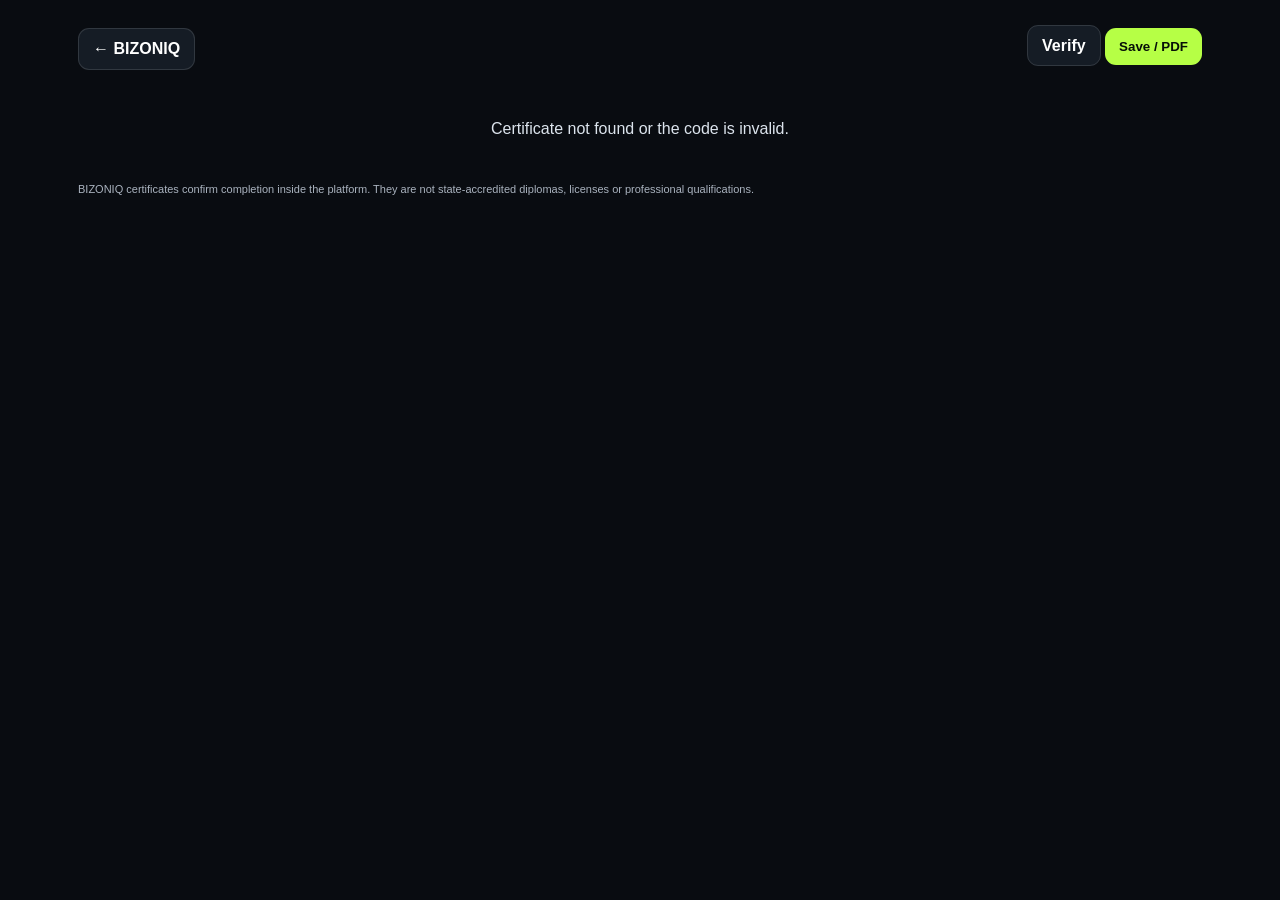
<file: certificate.html>
<!doctype html>
<html lang="ru">
<head>
<meta charset="utf-8"><meta name="viewport" content="width=device-width,initial-scale=1">
<meta name="theme-color" content="#090c11">
<meta http-equiv="Content-Security-Policy" content="default-src 'self'; base-uri 'none'; object-src 'none'; img-src 'self' data:; style-src 'self' 'unsafe-inline'; script-src 'self' 'unsafe-inline'; connect-src 'self' https://qmjtmhtmbaseykmwttvn.supabase.co; form-action 'self'; upgrade-insecure-requests">
<meta name="referrer" content="no-referrer">
<title id="pageTitle">Certificate — BIZONIQ</title>
<link rel="icon" href="./icon.svg" type="image/svg+xml">
<style>
:root{--ink:#11151c;--lime:#9ee83c;--paper:#f7f5ee;--muted:#707783;--line:rgba(17,21,28,.22)}
*{box-sizing:border-box}
body{margin:0;background:#090c11;font-family:Inter,-apple-system,BlinkMacSystemFont,"Segoe UI",sans-serif;color:#fff}
.wrap{max-width:1160px;margin:0 auto;padding:28px 18px 60px}.actions{display:flex;justify-content:space-between;gap:12px;margin-bottom:20px}
.btn{padding:11px 14px;border-radius:11px;border:1px solid rgba(255,255,255,.12);background:#151c25;color:#fff;text-decoration:none;font-weight:750;cursor:pointer}.btn.primary{background:#b6ff45;color:#071008;border:0}
.cert{aspect-ratio:1.414/1;background:var(--paper);color:var(--ink);border-radius:9px;padding:4.2% 5.1%;position:relative;overflow:hidden;box-shadow:0 24px 80px rgba(0,0,0,.42)}
.frame{position:absolute;inset:2.2%;border:1px solid rgba(17,21,28,.22);pointer-events:none}.frame:after{content:"";position:absolute;inset:7px;border:1px solid rgba(17,21,28,.06)}
.accent{position:absolute;left:50%;top:0;transform:translateX(-50%);width:28%;height:3px;background:linear-gradient(90deg,transparent,var(--lime),transparent)}
.top{display:flex;justify-content:space-between;align-items:center;position:relative;z-index:1}.brand{font-weight:950;letter-spacing:.22em;font-size:clamp(16px,1.8vw,26px)}
.seal{width:72px;height:72px;border-radius:50%;border:2px solid var(--ink);display:grid;place-items:center;font-weight:950;position:relative;font-size:18px}.seal:after{content:"";position:absolute;inset:6px;border:1px solid var(--lime);border-radius:50%}
.center{position:absolute;left:9%;right:9%;top:22%;bottom:28%;display:flex;flex-direction:column;align-items:center;justify-content:center;text-align:center;z-index:1}
.kicker{font-size:clamp(9px,1vw,13px);letter-spacing:.24em;text-transform:uppercase;color:var(--muted);font-weight:850;margin-bottom:3.2%}
.for{color:var(--muted);font-size:clamp(11px,1.15vw,16px);line-height:1.45}.name{font-family:Georgia,"Times New Roman",serif;font-size:clamp(32px,4.8vw,62px);font-style:italic;margin:1.3% 0 1.8%;padding:0 4% 1.4%;border-bottom:1px solid var(--line);min-width:54%;max-width:88%;line-height:1.08}
.title{font-size:clamp(19px,2.4vw,32px);font-weight:900;margin:1.1% 0 1.4%;max-width:86%;line-height:1.14}.copy{color:var(--muted);font-size:clamp(9px,.95vw,13px);line-height:1.5;max-width:72%;margin:0 auto}
.bottom{position:absolute;left:7%;right:7%;bottom:5.2%;z-index:1}.signatures{display:grid;grid-template-columns:1fr 1fr;gap:8%;margin-bottom:3%}.sig{text-align:left;font-size:clamp(8px,.82vw,12px)}
.sig-line{height:25px;border-bottom:1px solid rgba(17,21,28,.48);margin-bottom:7px;position:relative}.sig-line:after{content:attr(data-label);position:absolute;right:0;bottom:3px;color:#9a9fa8;font-size:8px;letter-spacing:.08em;text-transform:uppercase}
.sig b{display:block;font-size:clamp(9px,.95vw,13px);margin-bottom:2px}.sig span{color:var(--muted)}
.meta{display:flex;justify-content:space-between;gap:18px;padding-top:10px;border-top:1px solid rgba(17,21,28,.12);font-size:clamp(7px,.72vw,10px);color:var(--muted)}.code{font-family:ui-monospace,SFMono-Regular,Menlo,monospace;text-align:right}
.status{padding:30px;text-align:center;color:#dce4ed}.notice{font-size:11px;color:#aab3bf;margin-top:13px;line-height:1.5}
@media(max-width:700px){.cert{aspect-ratio:auto;min-height:760px;padding:28px}.frame{inset:14px}.top{padding:2px 3px}.center{position:static;margin:70px 12px 52px}.bottom{position:static;margin:0 10px 8px}.signatures{grid-template-columns:1fr;gap:18px}.meta{flex-direction:column}.code{text-align:left}.name{max-width:100%;min-width:82%}.copy{max-width:100%}.seal{width:58px;height:58px}}
@media print{body{background:#fff}.wrap{max-width:none;padding:0}.actions,.notice{display:none}.cert{box-shadow:none;border-radius:0;width:100vw;height:70.7vw;max-height:100vh}.status{display:none}@page{size:A4 landscape;margin:0}}
</style>
</head>
<body>
<div class="wrap">
<div class="actions"><a class="btn" href="./">← BIZONIQ</a><div><a class="btn" id="verifyLink" href="./verify.html">Verify</a> <button id="printButton" class="btn primary" onclick="window.print()">Save / PDF</button></div></div>
<div id="status" class="status">Verifying certificate…</div>
<div id="certificate" class="cert" hidden>
 <div class="frame"></div><div class="accent"></div>
 <div class="top"><div class="brand">BIZONIQ</div><div class="seal">B/IQ</div></div>
 <div class="center">
   <div id="certKicker" class="kicker">Completion Record</div>
   <div id="certFor1" class="for">This certificate is awarded to</div>
   <div id="name" class="name"></div>
   <div id="certFor2" class="for">for successfully completing</div>
   <div id="title" class="title"></div>
   <div id="certCopy" class="copy">Completion is verified against the BIZONIQ criteria version shown below.</div>
 </div>
 <div class="bottom">
   <div class="signatures">
     <div class="sig"><div id="creator1Line" class="sig-line" data-label="Signature"></div><b>Лобов Максим</b><span id="creator1Role">Creator, BIZONIQ</span></div>
     <div class="sig"><div id="creator2Line" class="sig-line" data-label="Signature"></div><b>Сагал Сергей</b><span id="creator2Role">Creator, BIZONIQ</span></div>
   </div>
   <div class="meta"><div><b id="issued"></b><br><span id="version"></span></div><div class="code"><span id="code"></span></div></div>
 </div>
</div>
<div id="certNotice" class="notice">BIZONIQ certificates are certificates of completion issued by the platform. They are not state-accredited diplomas, licenses or professional qualifications.</div>
</div>
<script>
const endpoint="https://qmjtmhtmbaseykmwttvn.supabase.co/functions/v1/verify-certificate";
const params=new URLSearchParams(location.search);
const code=params.get("code")||"";
const stored=localStorage.getItem("bizoniq_lang");
const browser=(navigator.language||"en").toLowerCase().startsWith("ru")?"ru":"en";
const lang=["ru","en"].includes(params.get("lang"))?params.get("lang"):(["ru","en"].includes(stored)?stored:browser);
document.documentElement.lang=lang;

const COPY={
  ru:{
    pageTitle:"Сертификат — BIZONIQ",
    verify:"Проверить",
    print:"Сохранить / PDF",
    checking:"Проверяю сертификат…",
    notFound:"Сертификат не найден или код недействителен.",
    kicker:"ПОДТВЕРЖДЕНИЕ ПРОХОЖДЕНИЯ",
    for1:"Настоящий сертификат выдан",
    for2:"за успешное прохождение программы",
    copy:"Прохождение подтверждено по критериям BIZONIQ, актуальным на дату выдачи.",
    creator:"Создатель BIZONIQ",
    signature:"Подпись",
    notice:"Сертификат BIZONIQ подтверждает прохождение программы внутри платформы. Он не является государственным дипломом, лицензией или аккредитованной профессиональной квалификацией.",
    issued:"Выдан",
    criteria:"Критерии"
  },
  en:{
    pageTitle:"Certificate — BIZONIQ",
    verify:"Verify",
    print:"Save / PDF",
    checking:"Verifying certificate…",
    notFound:"Certificate not found or the code is invalid.",
    kicker:"COMPLETION RECORD",
    for1:"This certificate is awarded to",
    for2:"for successfully completing",
    copy:"Completion is verified against the BIZONIQ criteria version current on the issue date.",
    creator:"Creator, BIZONIQ",
    signature:"Signature",
    notice:"BIZONIQ certificates confirm completion inside the platform. They are not state-accredited diplomas, licenses or professional qualifications.",
    issued:"Issued",
    criteria:"Criteria"
  }
};
const LEGACY_TITLES={
  foundation:{ru:"Основы бизнеса",en:"Business Foundations"},
  finance:{ru:"Финансы бизнеса",en:"Business Finance"},
  growth:{ru:"Рост: маркетинг и продажи",en:"Growth: Marketing & Sales"},
  operator:{ru:"Управление бизнесом",en:"Business Operations"},
  mastery:{ru:"Мастерство бизнес-решений",en:"Business Decision Mastery"}
};

function applyLanguage(){
  const x=COPY[lang];
  document.title=x.pageTitle;
  document.getElementById("verifyLink").textContent=x.verify;
  document.getElementById("printButton").textContent=x.print;
  document.getElementById("status").textContent=x.checking;
  document.getElementById("certKicker").textContent=x.kicker;
  document.getElementById("certFor1").textContent=x.for1;
  document.getElementById("certFor2").textContent=x.for2;
  document.getElementById("certCopy").textContent=x.copy;
  document.getElementById("creator1Role").textContent=x.creator;
  document.getElementById("creator2Role").textContent=x.creator;
  document.getElementById("creator1Line").setAttribute("data-label",x.signature);
  document.getElementById("creator2Line").setAttribute("data-label",x.signature);
  document.getElementById("certNotice").textContent=x.notice;
}
function isCyrillicWord(s){return /^[А-ЯЁа-яё-]+$/.test(String(s||""))}
function inferRussianGender(first){
  const x=String(first||"").toLowerCase();
  const maleA=new Set(["никита","илья","кузьма","лука","фома","савва","данила"]);
  if(maleA.has(x))return"m";
  if(/[ая]$/.test(x))return"f";
  return"m";
}
function declineFirstNameDative(name,gender){
  if(!isCyrillicWord(name))return name;
  const lower=name.toLowerCase();
  const cap=(stem,end)=>stem+end;
  if(gender==="f"){
    if(/ия$/i.test(name))return cap(name.slice(0,-2),"ии");
    if(/ья$/i.test(name))return cap(name.slice(0,-2),"ье");
    if(/я$/i.test(name))return cap(name.slice(0,-1),"е");
    if(/а$/i.test(name))return cap(name.slice(0,-1),"е");
    if(/ь$/i.test(name))return cap(name.slice(0,-1),"и");
    return name;
  }
  if(/ий$/i.test(name))return cap(name.slice(0,-2),"ию");
  if(/[ей]$/i.test(name))return cap(name.slice(0,-1),"ю");
  if(/ь$/i.test(name))return cap(name.slice(0,-1),"ю");
  if(/[ая]$/i.test(name))return cap(name.slice(0,-1),"е");
  if(/[бвгджзклмнпрстфхцчшщ]$/i.test(lower))return name+"у";
  return name;
}
function declineSurnameDative(name,gender){
  if(!isCyrillicWord(name))return name;
  if(name.includes("-"))return name.split("-").map(x=>declineSurnameDative(x,gender)).join("-");
  if(gender==="f"){
    if(/(ова|ева|ёва|ина|ына)$/i.test(name))return name.slice(0,-1)+"ой";
    if(/(ская|цкая)$/i.test(name))return name.slice(0,-2)+"ой";
    if(/ая$/i.test(name))return name.slice(0,-2)+"ой";
    if(/яя$/i.test(name))return name.slice(0,-2)+"ей";
    if(/[ая]$/i.test(name))return name.slice(0,-1)+"е";
    return name;
  }
  if(/(ский|цкий)$/i.test(name))return name.slice(0,-2)+"ому";
  if(/(ов|ев|ёв|ин|ын)$/i.test(name))return name+"у";
  if(/ый$/i.test(name))return name.slice(0,-2)+"ому";
  if(/ой$/i.test(name))return name.slice(0,-2)+"ому";
  if(/ий$/i.test(name))return name.slice(0,-2)+"ию";
  if(/ь$/i.test(name))return name.slice(0,-1)+"ю";
  if(/[бвгджзклмнпрстфхцчшщ]$/i.test(name))return name+"у";
  return name;
}
function declinePatronymicDative(name,gender){
  if(!isCyrillicWord(name))return name;
  if(gender==="f"&&/(вна|чна)$/i.test(name))return name.slice(0,-1)+"е";
  if(gender==="m"&&/ич$/i.test(name))return name+"у";
  return declineFirstNameDative(name,gender);
}
function russianRecipientDative(displayName){
  const parts=String(displayName||"").trim().split(/\s+/).filter(Boolean);
  if(!parts.length)return displayName||"";
  if(!parts.every(isCyrillicWord))return displayName;
  const gender=inferRussianGender(parts[0]);
  if(parts.length===1)return declineFirstNameDative(parts[0],gender);
  const first=declineFirstNameDative(parts[0],gender);
  if(parts.length===2){
    const surname=declineSurnameDative(parts[1],gender);
    return surname+" "+first;
  }
  const surname=declineSurnameDative(parts[parts.length-1],gender);
  const middle=parts.slice(1,-1).map(x=>declinePatronymicDative(x,gender)).join(" ");
  return [surname,first,middle].filter(Boolean).join(" ");
}
function localizedTitle(c){
  const direct=lang==="ru"?(c.title_ru||c.title?.ru):(c.title_en||c.title?.en);
  if(direct)return direct;
  if(c.title_i18n&&c.title_i18n[lang])return c.title_i18n[lang];
  if(c.title_localizations&&c.title_localizations[lang])return c.title_localizations[lang];
  const legacy=c.certificate_type&&LEGACY_TITLES[c.certificate_type];
  if(legacy?.[lang])return legacy[lang];
  if(typeof c.title==="string"&&c.title.trim())return c.title.trim();
  return lang==="ru"?"Программа BIZONIQ":"BIZONIQ Program";
}
applyLanguage();

async function init(){
 try{
  const r=await fetch(endpoint+"?code="+encodeURIComponent(code));const d=await r.json();
  if(!r.ok||!d.valid)throw new Error();
  const c=d.certificate;
  document.getElementById("name").textContent=lang==="ru"?russianRecipientDative(c.display_name):c.display_name;
  document.getElementById("title").textContent=localizedTitle(c);
  document.getElementById("code").textContent=c.certificate_code;
  document.getElementById("version").textContent=COPY[lang].criteria+" "+c.criteria_version;
  const date=new Date(c.issued_at).toLocaleDateString(lang==="ru"?"ru-RU":"en-GB",{day:"2-digit",month:"long",year:"numeric"});
  document.getElementById("issued").textContent=COPY[lang].issued+" "+date;
  document.getElementById("verifyLink").href="./verify.html?code="+encodeURIComponent(c.certificate_code)+"&lang="+encodeURIComponent(lang);
  document.getElementById("status").hidden=true;document.getElementById("certificate").hidden=false;
 }catch{document.getElementById("status").textContent=COPY[lang].notFound}
}
init();
</script>
</body></html>
</file>
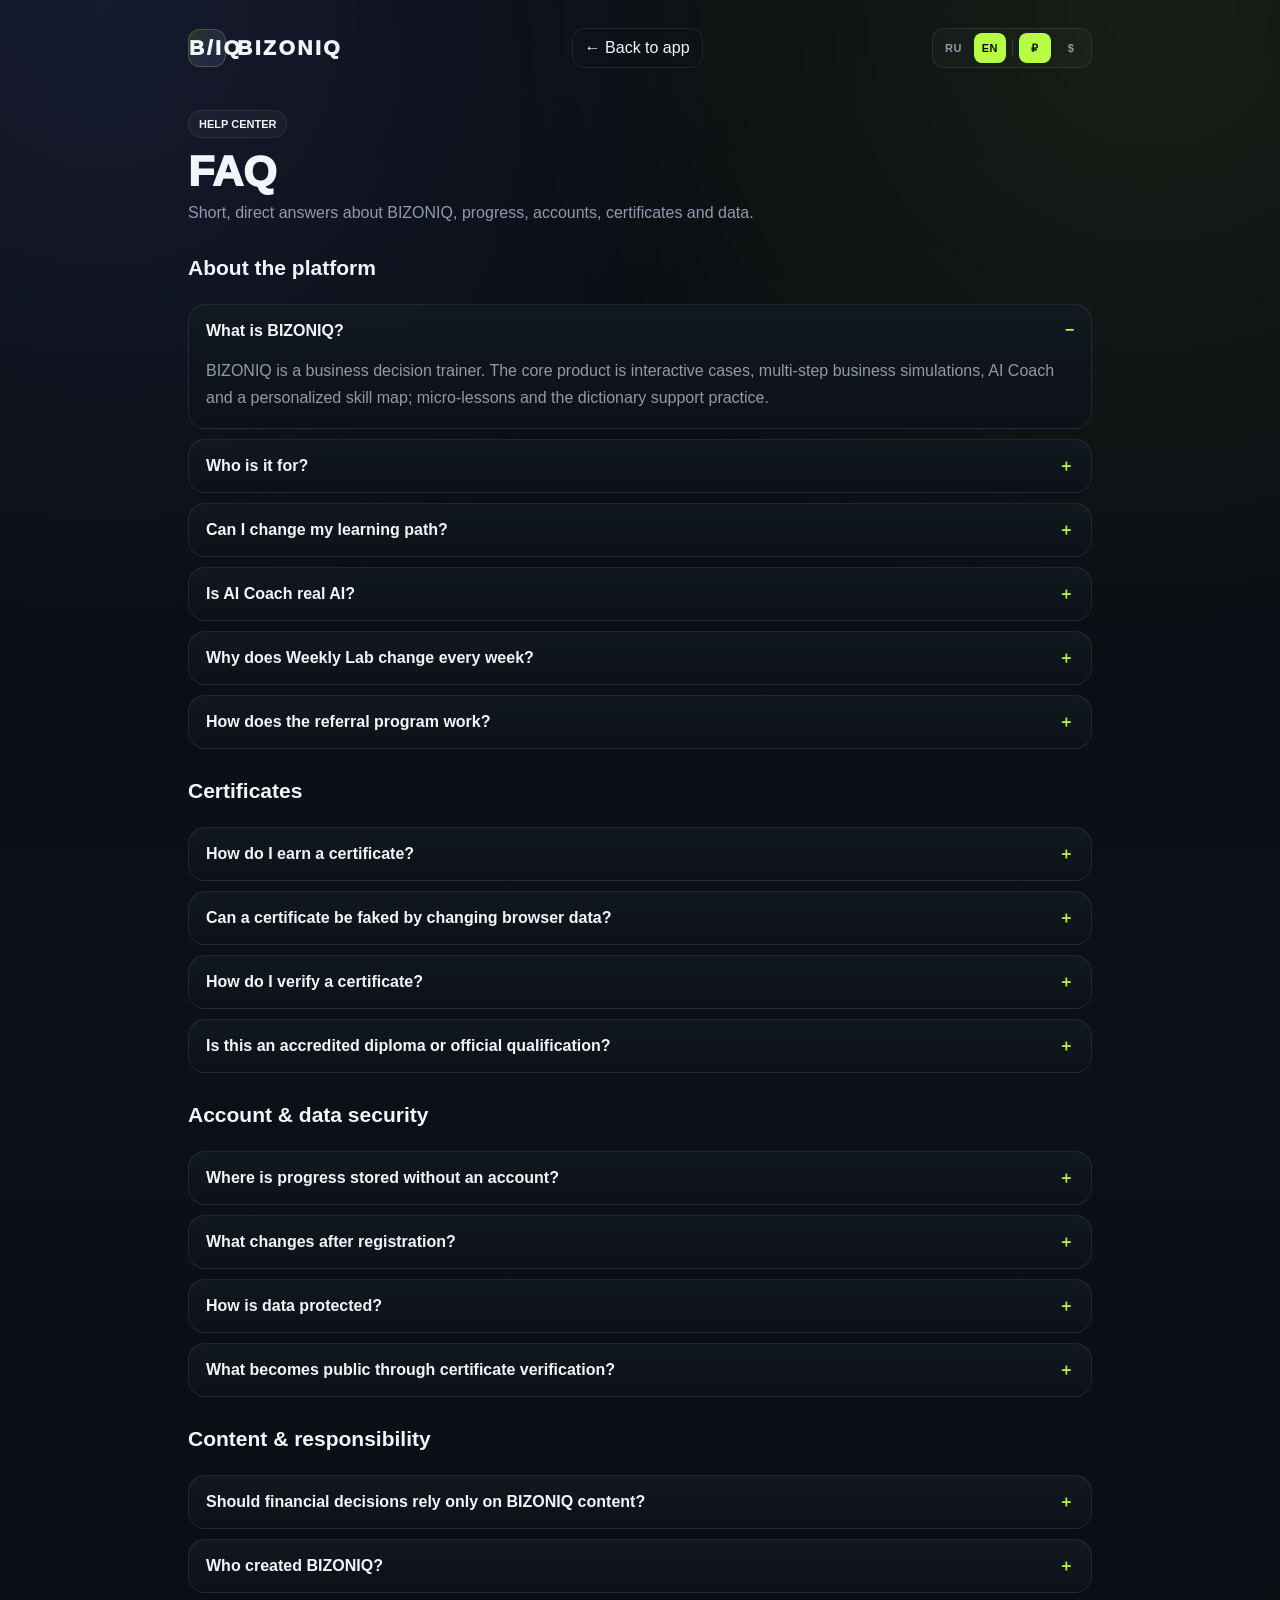
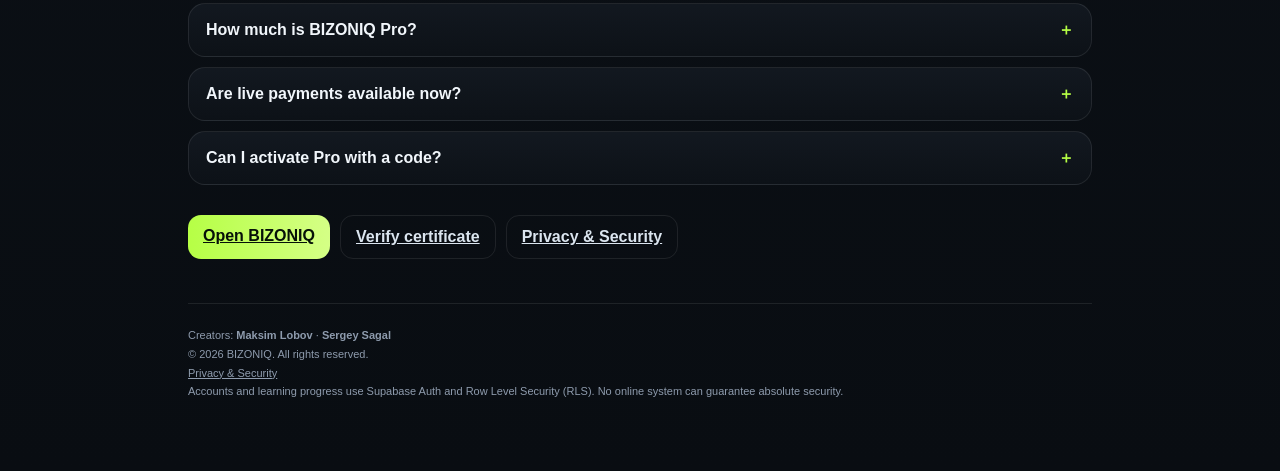
<file: faq.html>
<!doctype html>
<html lang="ru">
<head>
<meta charset="utf-8"><meta name="viewport" content="width=device-width,initial-scale=1,viewport-fit=cover">
<meta name="theme-color" content="#090c11">
<meta http-equiv="Content-Security-Policy" content="default-src 'self'; base-uri 'none'; object-src 'none'; img-src 'self' data:; style-src 'self' 'unsafe-inline'; script-src 'self' 'unsafe-inline'; connect-src 'self'; form-action 'self'; upgrade-insecure-requests">
<meta name="referrer" content="no-referrer">
<title>FAQ — BIZONIQ</title>
<link rel="icon" href="./icon.svg" type="image/svg+xml"><link rel="stylesheet" href="./styles.css?v=12.3.0">
<style>
.help-shell{max-width:940px;margin:0 auto;padding:28px 18px 70px}.help-nav{display:flex;justify-content:space-between;align-items:center;gap:16px;margin-bottom:42px}.help-brand{display:flex;align-items:center;gap:11px;font-weight:950;letter-spacing:.12em;font-size:21px}.help-logo{width:38px;height:38px;border-radius:12px;border:1px solid rgba(182,255,69,.22);display:grid;place-items:center;background:linear-gradient(135deg,rgba(182,255,69,.12),rgba(111,124,255,.14))}.faq-grid{display:grid;gap:10px;margin-top:24px}details{border:1px solid var(--line);border-radius:17px;background:linear-gradient(180deg,rgba(19,25,33,.97),rgba(13,18,24,.97));padding:0 17px}summary{cursor:pointer;list-style:none;padding:17px 28px 17px 0;font-weight:850;position:relative}summary::-webkit-details-marker{display:none}summary:after{content:"＋";position:absolute;right:0;top:16px;color:var(--green)}details[open] summary:after{content:"−"}details .answer{padding:0 0 17px;color:var(--muted);line-height:1.7}.faq-section{margin-top:30px}.help-footer{margin-top:44px;padding-top:22px;border-top:1px solid var(--line);font-size:11px;color:var(--muted);line-height:1.7}.back{color:var(--text);text-decoration:none;border:1px solid var(--line);border-radius:12px;padding:10px 12px}.back:hover{border-color:var(--line2)}@media(max-width:600px){.help-nav{align-items:flex-start}.help-brand{font-size:18px}}
</style>
</head>
<body>
<main class="help-shell">
  <nav class="help-nav">
    <div class="help-brand"><div class="help-logo">B/IQ</div>BIZONIQ</div>
    <a class="back" href="./">← В приложение</a>
  </nav>
  <div class="label">HELP CENTER</div>
  <h1 class="title" style="margin-top:12px">FAQ</h1>
  <div class="sub">Короткие и честные ответы о BIZONIQ, прогрессе, аккаунтах, сертификатах и данных.</div>

  <section class="faq-section">
    <div class="sectiontitle">О платформе</div>
    <div class="faq-grid">
      <details open><summary>Что такое BIZONIQ?</summary><div class="answer">BIZONIQ — тренажёр бизнес-решений. Ядро продукта — интерактивные кейсы, многоходовые бизнес-симуляции, AI Coach и персональная карта навыков; микро-уроки и словарь поддерживают практику.</div></details>
      <details><summary>Для кого он подходит?</summary><div class="answer">Для новичков, людей с первым проектом, действующих предпринимателей и тех, кто хочет лучше понимать финансы, маркетинг, продажи, стратегию и управление.</div></details>
      <details><summary>Можно ли поменять путь обучения?</summary><div class="answer">Да. Траекторию можно менять в профиле в любой момент. Уже набранные XP, уроки, кейсы и сертификаты при этом не сбрасываются.</div></details>
      <details><summary>AI Coach — это настоящий AI?</summary><div class="answer">Да. BIZONIQ AI Coach работает через серверную Edge Function и модель openai/gpt-oss-120b через Groq. Ключ модели не хранится в браузере. Coach учитывает текущий режим, историю диалога и учебный контекст пользователя. При этом AI может ошибаться, поэтому критичные финансовые, юридические и налоговые факты нужно проверять отдельно.</div></details>
      <details><summary>Почему Weekly Lab меняется каждую неделю?</summary><div class="answer">Стабильная база уроков, словарь и основные кейсы остаются для повторения, а Weekly Lab добавляет свежие ситуации. AI создаёт draft, после чего создатель проверяет и публикует набор. Это позволяет обновлять практику без постоянной перезаписи базовой программы.</div></details>
      <details><summary>Как работает реферальная программа?</summary><div class="answer">В профиле есть персональная ссылка. Приглашение становится подтверждённым, когда новый пользователь регистрируется по этой ссылке, подтверждает email и решает первый бизнес-кейс. После этого новый пользователь получает 3 дня Pro, а пригласившему засчитывается приглашение. Награды пригласившего: 1 друг — 3 дня Pro суммарно, 3 — 14 дней, 5 — 30 дней, 10 — 90 дней. Саморефералы, повторные активации и массовые регистрации с одной сети ограничены.</div></details>
    </div>
  </section>

  <section class="faq-section">
    <div class="sectiontitle">Сертификаты</div>
    <div class="faq-grid">
      <details><summary>Как получить сертификат?</summary><div class="answer">Нужно выполнить критерии конкретного сертификата: пройти нужные модули, решить минимальное количество кейсов и, для продвинутых сертификатов, завершить бизнес-симуляторы. Проверка выполняется на сервере, а не только в браузере.</div></details>
      <details><summary>Можно ли подделать сертификат, изменив данные в браузере?</summary><div class="answer">Клиентский интерфейс сам по себе не выдаёт сертификат. Перед выдачей сервер сверяет прогресс в Supabase. У каждого выданного сертификата есть уникальный код.</div></details>
      <details><summary>Как проверить сертификат?</summary><div class="answer">Открой страницу «Проверить сертификат» и введи уникальный код сертификата вида BZQ-2026-FND-…. Новые сертификаты используют более длинный случайный идентификатор. Публичная проверка показывает имя владельца, название сертификата, дату выдачи и версию критериев.</div></details>
      <details><summary>Это официальный диплом или государственная квалификация?</summary><div class="answer">Нет. Сертификат BIZONIQ подтверждает прохождение программы внутри платформы. Он не является государственным дипломом, лицензией, образовательной аккредитацией или профессиональным допуском.</div></details>
    </div>
  </section>

  <section class="faq-section" id="security">
    <div class="sectiontitle">Аккаунт и безопасность данных</div>
    <div class="faq-grid">
      <details><summary>Где хранится прогресс без аккаунта?</summary><div class="answer">В гостевом режиме прогресс сохраняется локально в браузере на текущем устройстве. Очистка данных браузера может удалить этот прогресс, поэтому доступен экспорт резервной копии.</div></details>
      <details><summary>Что меняется после регистрации?</summary><div class="answer">При входе прогресс синхронизируется с Supabase и может быть доступен на другом устройстве после входа в тот же аккаунт.</div></details>
      <details><summary>Как защищены данные?</summary><div class="answer">Для аккаунтов используется Supabase Auth, а таблицы прогресса защищены Row Level Security: запросы обычного пользователя ограничены его собственными записями. Пароль обрабатывается системой аутентификации Supabase и не хранится в коде сайта. При этом ни одна онлайн-система не может честно гарантировать абсолютную безопасность.</div></details>
      <details><summary>Какие данные становятся публичными через сертификат?</summary><div class="answer">Только если кто-то знает уникальный код сертификата, публичная проверка может показать имя, указанное в профиле, название сертификата, код и дату выдачи. Остальной учебный прогресс через страницу проверки не раскрывается.</div></details>
    </div>
  </section>

  <section class="faq-section">
    <div class="sectiontitle">Содержание и ответственность</div>
    <div class="faq-grid">
      <details><summary>Можно ли принимать финансовые решения только по материалам BIZONIQ?</summary><div class="answer">Нет. Материалы предназначены для обучения и тренировки мышления и не являются персональной финансовой, инвестиционной, юридической или налоговой консультацией.</div></details>
      <details><summary>Кто создал BIZONIQ?</summary><div class="answer">Создатели проекта: Лобов Максим и Сагал Сергей.</div></details>
      <details><summary>Сколько стоит BIZONIQ Pro?</summary><div class="answer">Планируемая цена: <b data-price-monthly>99 ₽</b> в месяц или <b data-price-yearly>799 ₽</b> в год. <span data-yearly-saving>≈ 67 ₽/мес · экономия 389 ₽</span>.</div></details>
      <details><summary>Оплата уже работает?</summary><div class="answer">Инфраструктура подписок и тарифы уже подготовлены, но реальные списания включатся только после подключения и проверки merchant-аккаунта Paddle. До этого платные ограничения не блокируют текущий контент.</div></details>
      <details><summary>Можно ли активировать Pro кодом?</summary><div class="answer">Да. Создатели BIZONIQ могут выдавать коды формата BZQ-PRO-XXXXXX-XXXXXX на определённый срок. После входа введи код в профиле — срок Pro добавится к уже действующему ручному доступу.</div></details>
    </div>
  </section>

  <div class="btnrow" style="margin-top:30px">
    <a class="btn primary" href="./">Открыть BIZONIQ</a>
    <a class="btn ghost" href="./verify.html">Проверить сертификат</a>
    <a class="btn ghost" href="./privacy.html">Privacy & Security</a>
  </div>

  <footer class="help-footer">
    <div>Создатели: <b>Лобов Максим</b> · <b>Сагал Сергей</b></div>
    <div>© 2026 BIZONIQ. All rights reserved.</div>
    <div><a href="./privacy.html" style="color:inherit">Privacy & Security</a></div>
    <div>Аккаунты и учебный прогресс защищены Supabase Auth и политиками Row Level Security (RLS). Абсолютная безопасность любой онлайн-системы не может быть гарантирована.</div>
  </footer>
</main>
<script src="./preferences.js?v=12.3.0"></script>
</body>
</html>
</file>
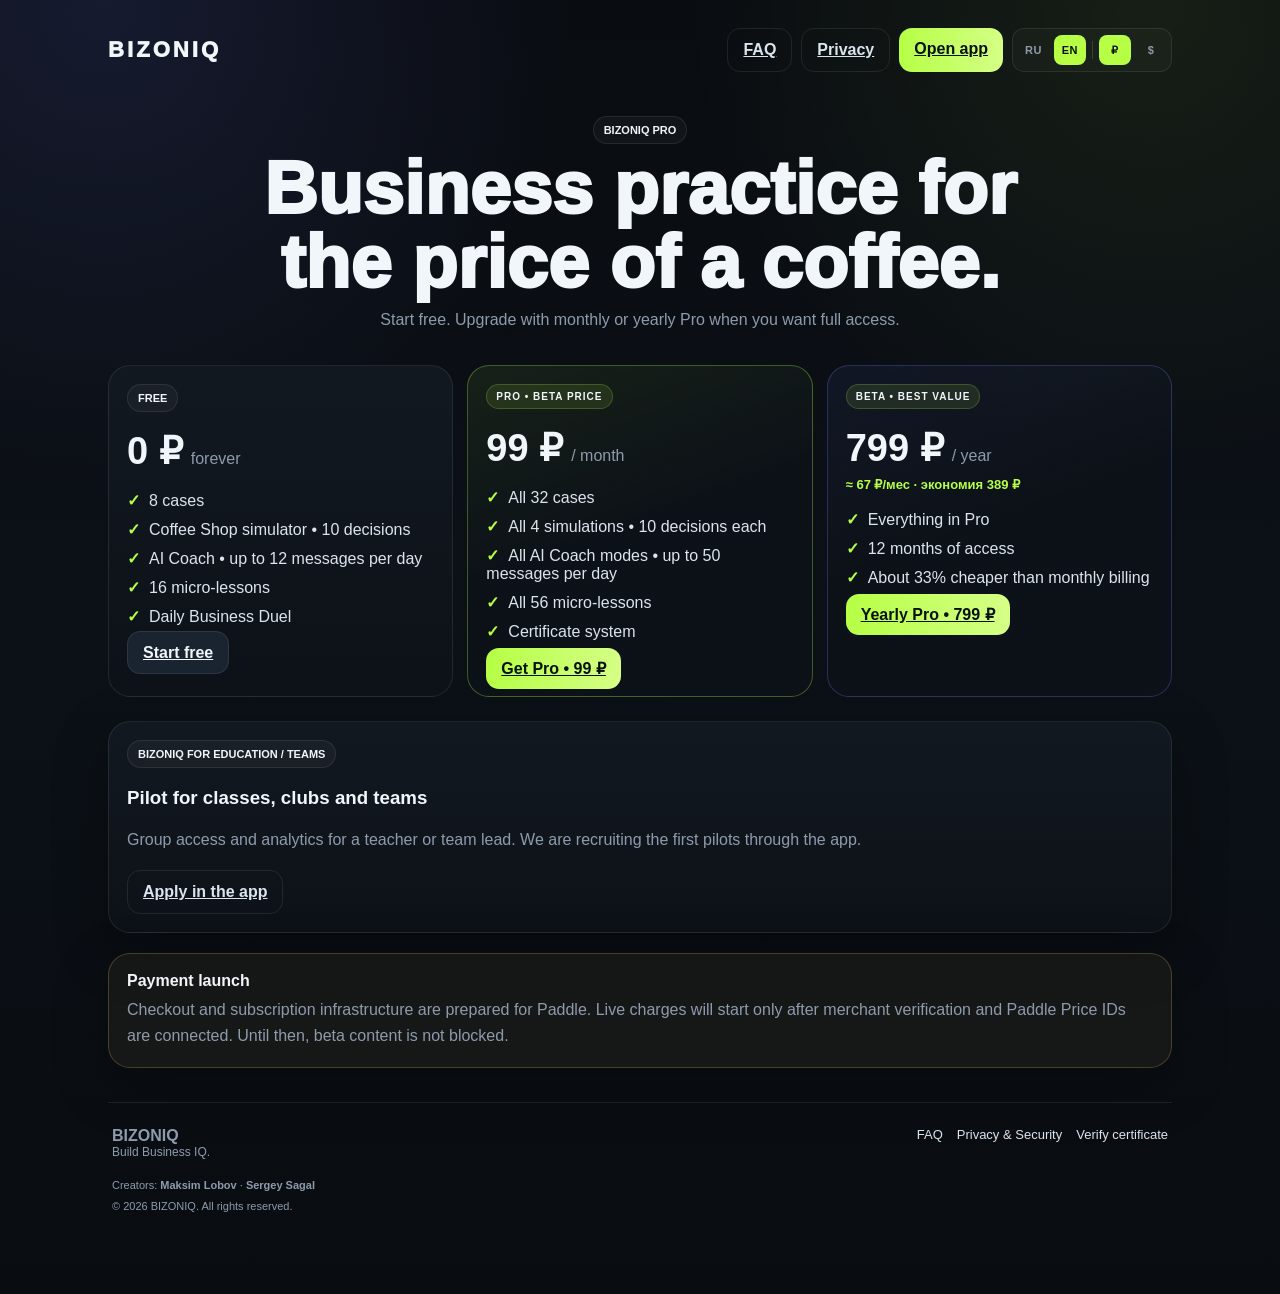
<file: pricing.html>
<!doctype html>
<html lang="ru">
<head>
<meta charset="utf-8"><meta name="viewport" content="width=device-width,initial-scale=1,viewport-fit=cover">
<meta name="theme-color" content="#090c11">
<meta http-equiv="Content-Security-Policy" content="default-src 'self'; base-uri 'none'; object-src 'none'; img-src 'self' data:; style-src 'self' 'unsafe-inline'; script-src 'self' 'unsafe-inline'; connect-src 'self'; form-action 'self'; upgrade-insecure-requests">
<meta name="referrer" content="no-referrer">
<title>BIZONIQ Pro</title>
<meta name="description" content="BIZONIQ Pro: полный доступ к decision cases, 10-шаговым симуляциям, AI Coach и персональной практике.">
<link rel="icon" href="./icon.svg" type="image/svg+xml"><link rel="stylesheet" href="./styles.css?v=12.3.0">
<style>
.public-shell{max-width:1100px;margin:0 auto;padding:calc(28px + env(safe-area-inset-top,0px)) 18px 70px}
.public-nav{display:flex;justify-content:space-between;align-items:center;gap:16px;margin-bottom:44px}
.public-brand{font-weight:950;letter-spacing:.14em;font-size:22px}
.public-actions{display:flex;gap:9px;flex-wrap:wrap}
.public-hero{text-align:center;max-width:760px;margin:0 auto 32px}.public-hero .title{font-size:clamp(40px,8vw,74px)}
.public-hero .sub{margin:0 auto}
.pricing-grid{margin-top:28px}
.status-note{margin-top:20px;border-color:rgba(255,200,106,.22);background:rgba(255,200,106,.05)}
@media(max-width:700px){.public-nav{align-items:flex-start;flex-direction:column}.public-actions{width:100%}.public-actions .btn{flex:1;text-align:center}}
</style>
</head>
<body>
<main class="public-shell">
<nav class="public-nav"><div class="public-brand">BIZONIQ</div><div class="public-actions"><a class="btn ghost" href="./faq.html">FAQ</a><a class="btn ghost" href="./privacy.html">Privacy</a><a class="btn primary" href="./?page=pricing">Открыть приложение</a></div></nav>
<section class="public-hero">
  <div class="label">BIZONIQ PRO</div>
  <h1 class="title">Бизнес-практика по цене кофе.</h1>
  <div class="sub">Начни бесплатно. Если нужен полный доступ — выбери месячный или годовой Pro.</div>
</section>
<div class="pricing-grid">
  <div class="card price-card">
    <div class="label">FREE</div><div class="price"><b>0 ₽</b><span>навсегда</span></div>
    <ul class="feature-list"><li>8 кейсов</li><li>Симулятор кофейни • 10 решений</li><li>AI Coach • до 12 сообщений в день</li><li>16 микро-уроков</li><li>Daily Business Duel</li></ul>
    <a class="btn secondary" href="./">Начать бесплатно</a>
  </div>
  <div class="card price-card pro">
    <div class="best-badge">PRO • BETA PRICE</div><div class="price"><b data-price-monthly>99 ₽</b><span>/ месяц</span></div>
    <ul class="feature-list"><li>Все 32 кейса</li><li>Все 4 симулятора • по 10 решений</li><li>Все режимы AI Coach • до 50 сообщений в день</li><li>Все 56 микро-уроков</li><li>Система сертификатов</li></ul>
    <a class="btn primary" href="./?page=pricing" data-pro-monthly-button>Выбрать 99 ₽/мес</a>
  </div>
  <div class="card price-card yearly">
    <div class="best-badge">BETA • ЛУЧШАЯ ЦЕНА</div><div class="price"><b data-price-yearly>799 ₽</b><span>/ год</span></div>
    <div class="saving" data-yearly-saving>≈ 67 ₽/мес · экономия 389 ₽</div>
    <ul class="feature-list"><li>Всё из Pro</li><li>12 месяцев доступа</li><li>≈ 33% дешевле помесячной оплаты</li></ul>
    <a class="btn primary" href="./?page=pricing" data-pro-yearly-button>Выбрать 799 ₽/год</a>
  </div>
</div>
<div class="card section"><div class="label">BIZONIQ FOR EDUCATION / TEAMS</div><h3>Пилот для классов, кружков и команд</h3><div class="copy">Групповой доступ и аналитика для преподавателя или руководителя. Первые пилоты собираем через приложение.</div><div class="btnrow"><a class="btn ghost" href="./?page=pricing">Оставить заявку в приложении</a></div></div>
<div class="card status-note"><b>Платёжный запуск</b><div class="copy" style="margin-top:7px">Checkout и подписочная архитектура подготовлены под Paddle. Реальные списания включатся только после merchant verification и добавления Paddle client token/Price ID. До этого доступ к текущему beta-контенту не блокируется.</div></div>
<footer class="site-footer"><div><b>BIZONIQ</b><div class="tiny">Build Business IQ.</div></div><div class="footer-links"><a href="./faq.html">FAQ</a><a href="./privacy.html">Privacy & Security</a><a href="./verify.html">Проверить сертификат</a></div><div class="footer-legal"><div>Создатели: <b>Лобов Максим</b> · <b>Сагал Сергей</b></div><div>© 2026 BIZONIQ. All rights reserved.</div></div></footer>
</main>
<script src="./preferences.js?v=12.3.0"></script>
</body></html>
</file>
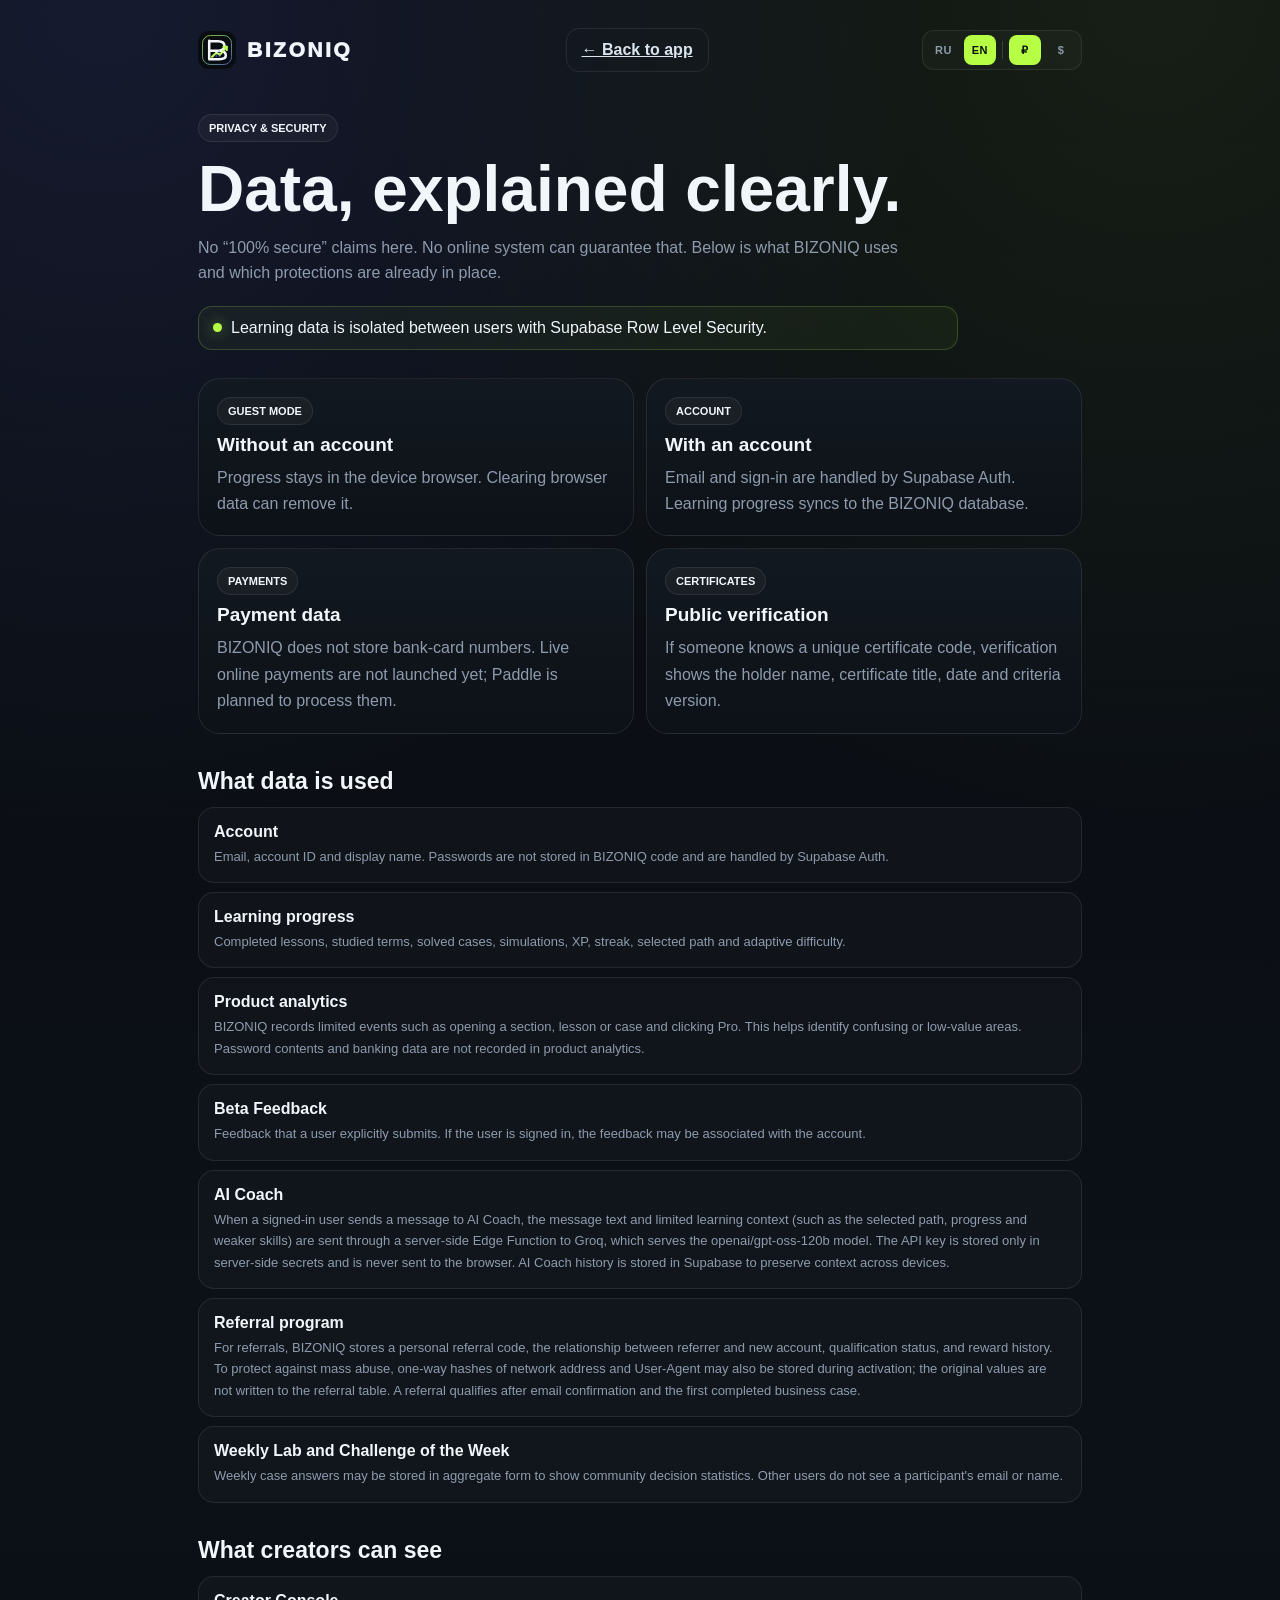
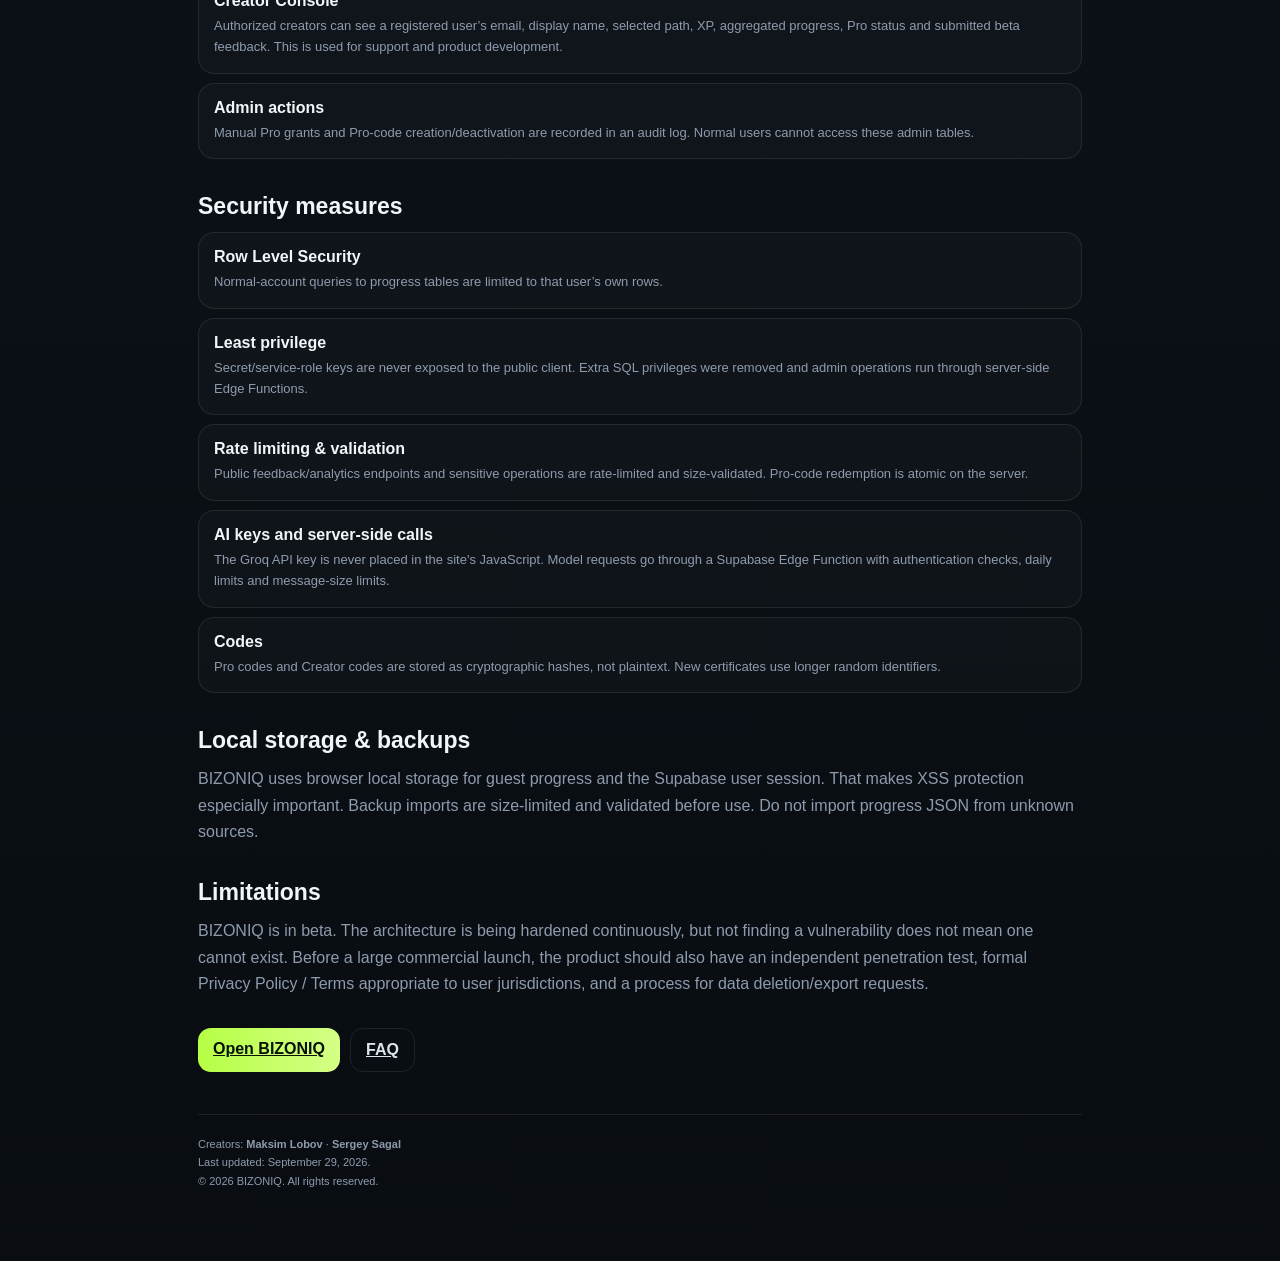
<file: privacy.html>
<!doctype html>
<html lang="ru">
<head>
<meta charset="utf-8">
<meta name="viewport" content="width=device-width,initial-scale=1,viewport-fit=cover">
<meta name="theme-color" content="#090c11">
<meta http-equiv="Content-Security-Policy" content="default-src 'self'; base-uri 'none'; object-src 'none'; img-src 'self' data:; style-src 'self' 'unsafe-inline'; script-src 'self' 'unsafe-inline'; connect-src 'self'; form-action 'self'; upgrade-insecure-requests">
<meta name="referrer" content="no-referrer">
<meta name="robots" content="index,follow">
<title>Privacy & Security — BIZONIQ</title>
<meta name="description" content="Как BIZONIQ хранит прогресс, защищает аккаунты и обрабатывает учебные данные.">
<link rel="icon" href="./icon.svg" type="image/svg+xml">
<link rel="stylesheet" href="./styles.css?v=12.3.0">
<style>
.privacy-shell{max-width:920px;margin:0 auto;padding:calc(28px + env(safe-area-inset-top,0px)) 18px 70px}
.privacy-nav{display:flex;justify-content:space-between;align-items:center;gap:16px;margin-bottom:42px}
.privacy-brand{display:flex;align-items:center;gap:11px;font-weight:950;letter-spacing:.12em;font-size:21px}
.privacy-brand img{width:38px;height:38px;border-radius:11px}
.privacy-hero{max-width:760px}.privacy-hero h1{font-size:clamp(38px,7vw,64px);margin:10px 0}.privacy-hero .sub{max-width:700px}
.security-grid{display:grid;grid-template-columns:repeat(2,minmax(0,1fr));gap:12px;margin-top:28px}
.security-card{box-shadow:none}.security-card h2{font-size:19px;margin:9px 0}.privacy-section{margin-top:34px}.privacy-section h2{font-size:23px;margin-bottom:12px}.privacy-list{display:grid;gap:9px}.privacy-row{padding:15px;border:1px solid var(--line);border-radius:16px;background:rgba(255,255,255,.022)}.privacy-row b{display:block;margin-bottom:5px}.privacy-row p{margin:0;color:var(--muted);line-height:1.65;font-size:13px}.security-status{display:flex;gap:9px;align-items:center;padding:12px 14px;border:1px solid rgba(182,255,69,.2);border-radius:14px;background:rgba(182,255,69,.045);margin-top:20px}.security-dot{width:9px;height:9px;border-radius:50%;background:var(--green);box-shadow:0 0 14px rgba(182,255,69,.45)}.privacy-footer{margin-top:42px;padding-top:20px;border-top:1px solid var(--line);font-size:11px;color:var(--muted);line-height:1.7}
@media(max-width:680px){.security-grid{grid-template-columns:1fr}.privacy-nav{align-items:flex-start;flex-direction:column}.privacy-nav .btn{width:100%;text-align:center}}
</style>
</head>
<body>
<main class="privacy-shell">
  <nav class="privacy-nav">
    <div class="privacy-brand"><img src="./icon.svg" alt="">BIZONIQ</div>
    <a class="btn ghost" href="./">← В приложение</a>
  </nav>

  <section class="privacy-hero">
    <div class="label">PRIVACY & SECURITY</div>
    <h1>Понятно о данных.</h1>
    <div class="sub">Здесь без формулировок «мы защищаем всё на 100%». Ни одна онлайн-система не может дать такую гарантию. Ниже — какие данные использует BIZONIQ и какие меры защиты уже включены.</div>
    <div class="security-status"><span class="security-dot"></span><span>Учебные данные разделены между пользователями с помощью Supabase Row Level Security.</span></div>
  </section>

  <div class="security-grid">
    <article class="card security-card"><div class="label">GUEST MODE</div><h2>Без аккаунта</h2><div class="copy">Прогресс хранится локально в браузере устройства. Очистка данных браузера может его удалить.</div></article>
    <article class="card security-card"><div class="label">ACCOUNT</div><h2>С аккаунтом</h2><div class="copy">Email и вход обрабатывает Supabase Auth. Учебный прогресс синхронизируется с базой BIZONIQ.</div></article>
    <article class="card security-card"><div class="label">PAYMENTS</div><h2>Платёжные данные</h2><div class="copy">BIZONIQ не хранит номера банковских карт. Онлайн-оплата пока не запущена; после запуска её планируется обрабатывать через Paddle.</div></article>
    <article class="card security-card"><div class="label">CERTIFICATES</div><h2>Публичная проверка</h2><div class="copy">Если человек знает уникальный код сертификата, страница проверки показывает имя владельца, название сертификата, дату и версию критериев.</div></article>
  </div>

  <section class="privacy-section">
    <h2>Какие данные используются</h2>
    <div class="privacy-list">
      <div class="privacy-row"><b>Аккаунт</b><p>Email, идентификатор аккаунта и отображаемое имя. Пароль не хранится в коде BIZONIQ и обрабатывается системой Supabase Auth.</p></div>
      <div class="privacy-row"><b>Учебный прогресс</b><p>Пройденные уроки, изученные термины, решённые кейсы, симуляторы, XP, streak, выбранная траектория и адаптивная сложность.</p></div>
      <div class="privacy-row"><b>Продуктовая аналитика</b><p>BIZONIQ записывает ограниченные события вроде открытия раздела, урока или кейса и клика на Pro. Это нужно, чтобы понимать, где продукт непонятен или бесполезен. Платформа не записывает содержимое паролей или банковские данные в продуктовую аналитику.</p></div>
      <div class="privacy-row"><b>Beta Feedback</b><p>Ответ, который пользователь сам отправил через форму обратной связи. Если пользователь авторизован, отзыв может быть связан с его аккаунтом.</p></div>
<div class="privacy-row"><b>AI Coach</b><p>Когда авторизованный пользователь отправляет сообщение в AI Coach, текст сообщения и ограниченный учебный контекст (например, выбранная траектория, прогресс и слабые навыки) передаются через серверную Edge Function провайдеру Groq, который запускает модель openai/gpt-oss-120b для генерации ответа. API-ключ хранится только в серверных secrets и не передаётся в браузер. История AI Coach сохраняется в Supabase, чтобы поддерживать контекст между устройствами.</p></div>
      <div class="privacy-row"><b>Реферальная программа</b><p>Для приглашений BIZONIQ хранит персональный referral-код, связь между пригласившим и новым аккаунтом, статус подтверждения и историю выданных наград. Для защиты от массовой накрутки при активации также могут сохраняться односторонние хэши сетевого адреса и User-Agent; исходные значения в таблицу рефералов не записываются. Приглашение засчитывается после подтверждения email и первого решённого бизнес-кейса.</p></div>
      <div class="privacy-row"><b>Weekly Lab и Challenge of the Week</b><p>Ответы на еженедельные кейсы могут сохраняться в агрегированном виде для показа статистики решений сообщества. Другим пользователям не показываются email или имя конкретного участника.</p></div>
    </div>
  </section>

  <section class="privacy-section">
    <h2>Что могут видеть создатели</h2>
    <div class="privacy-list">
      <div class="privacy-row"><b>Creator Console</b><p>Авторизованные создатели могут видеть email зарегистрированного пользователя, его отображаемое имя, выбранный путь, XP, агрегированный прогресс, статус Pro и отправленный beta-feedback. Это используется для поддержки и развития продукта.</p></div>
      <div class="privacy-row"><b>Админ-действия</b><p>Выдача ручного Pro, создание и отключение Pro-кодов фиксируются в audit log. Обычный пользователь не имеет доступа к этим административным таблицам.</p></div>
    </div>
  </section>

  <section class="privacy-section">
    <h2>Что сделано для защиты</h2>
    <div class="privacy-list">
      <div class="privacy-row"><b>Row Level Security</b><p>Запросы обычного аккаунта к таблицам прогресса ограничены строками этого же пользователя.</p></div>
      <div class="privacy-row"><b>Минимальные права</b><p>Публичному клиенту не выдаются secret/service-role ключи. Для пользовательских таблиц убраны лишние SQL-привилегии; административные операции выполняются серверными Edge Functions.</p></div>
      <div class="privacy-row"><b>Rate limiting и валидация</b><p>Публичные feedback/analytics endpoints и чувствительные операции ограничены по частоте и размеру запросов. Pro-коды активируются атомарно на сервере.</p></div>
<div class="privacy-row"><b>AI-ключи и серверный вызов</b><p>Groq API key не размещается в JavaScript сайта. Запросы к модели идут через Supabase Edge Function с проверкой авторизации, дневными лимитами и ограничением размера сообщений.</p></div>
      <div class="privacy-row"><b>Коды</b><p>Pro-коды и Creator-коды не хранятся в базе в открытом виде: сохраняются криптографические хэши. Новые сертификаты используют более длинные случайные идентификаторы.</p></div>
    </div>
  </section>

  <section class="privacy-section">
    <h2>Локальное хранение и резервные копии</h2>
    <div class="copy">BIZONIQ использует локальное хранилище браузера для гостевого прогресса и пользовательской сессии Supabase. Поэтому защита от XSS особенно важна. Импорт backup ограничен по размеру и проверяется перед применением. Не загружай JSON-файлы прогресса из неизвестных источников.</div>
  </section>

  <section class="privacy-section">
    <h2>Ограничения</h2>
    <div class="copy">BIZONIQ находится в beta. Архитектура регулярно усиливается, но отсутствие найденной уязвимости не означает её принципиальную невозможность. Для коммерческого запуска с большим количеством пользователей дополнительно нужны независимый penetration test, формальные Privacy Policy / Terms с учётом юрисдикций пользователей и процесс обработки запросов на удаление/экспорт персональных данных.</div>
  </section>

  <div class="btnrow" style="margin-top:30px">
    <a class="btn primary" href="./">Открыть BIZONIQ</a>
    <a class="btn ghost" href="./faq.html">FAQ</a>
  </div>

  <footer class="privacy-footer">
    <div>Создатели: <b>Лобов Максим</b> · <b>Сагал Сергей</b></div>
    <div>Последнее обновление: 29 сентября 2026.</div>
    <div>© 2026 BIZONIQ. All rights reserved.</div>
  </footer>
</main>
<script src="./preferences.js?v=12.3.0"></script>
</body>
</html>
</file>
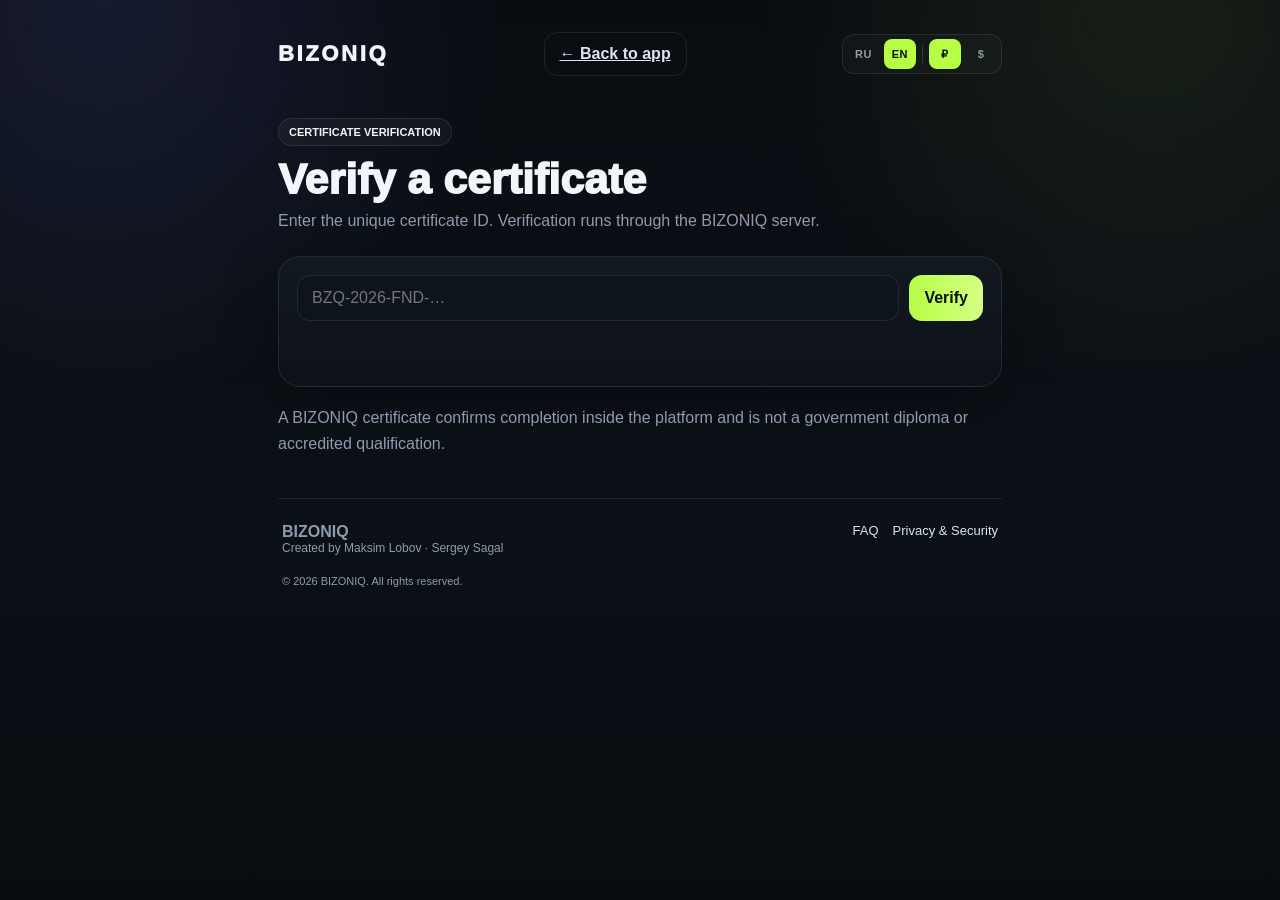
<file: verify.html>
<!doctype html>
<html lang="ru">
<head>
<meta charset="utf-8"><meta name="viewport" content="width=device-width,initial-scale=1,viewport-fit=cover">
<meta name="theme-color" content="#090c11">
<meta http-equiv="Content-Security-Policy" content="default-src 'self'; base-uri 'none'; object-src 'none'; img-src 'self' data:; style-src 'self' 'unsafe-inline'; script-src 'self' 'unsafe-inline'; connect-src 'self' https://qmjtmhtmbaseykmwttvn.supabase.co; form-action 'self'; upgrade-insecure-requests">
<meta name="referrer" content="no-referrer"><title>Проверка сертификата — BIZONIQ</title>
<link rel="icon" href="./icon.svg" type="image/svg+xml"><link rel="stylesheet" href="./styles.css">
<style>
.verify-shell{max-width:760px;margin:0 auto;padding:32px 18px 70px}.verify-head{display:flex;justify-content:space-between;align-items:center;margin-bottom:42px}.verify-brand{font-size:22px;font-weight:950;letter-spacing:.12em}.verify-box{margin-top:22px}.verify-row{display:flex;gap:10px}.verify-row .input{min-width:0}.result{margin-top:18px}.valid-mark{width:72px;height:72px;border-radius:22px;background:rgba(182,255,69,.09);border:1px solid rgba(182,255,69,.27);display:grid;place-items:center;font-size:30px}.invalid{border-color:rgba(255,133,133,.25)!important}.kv{display:grid;grid-template-columns:150px 1fr;gap:8px 16px;margin-top:18px;font-size:14px}.kv div:nth-child(odd){color:var(--muted)}@media(max-width:600px){.verify-row{flex-direction:column}.kv{grid-template-columns:1fr;gap:3px}.kv div:nth-child(even){margin-bottom:9px}}
</style>
</head>
<body>
<main class="verify-shell">
<div class="verify-head"><div class="verify-brand">BIZONIQ</div><a class="btn ghost" href="./">← В приложение</a></div>
<div class="label">CERTIFICATE VERIFICATION</div>
<h1 class="title" style="margin-top:12px">Проверь сертификат</h1>
<div class="sub">Введи уникальный ID сертификата. Проверка идёт через сервер BIZONIQ.</div>
<div class="card verify-box">
  <div class="verify-row"><input id="code" class="input" placeholder="BZQ-2026-FND-…" autocomplete="off"><button class="btn primary" onclick="verifyCert()">Проверить</button></div>
  <div id="status" class="auth-status"></div>
  <div id="result" class="result"></div>
</div>
<div class="copy" style="margin-top:18px">Сертификат BIZONIQ подтверждает завершение программы внутри платформы и не является государственным дипломом или аккредитованной квалификацией.</div>
<footer class="site-footer" style="margin-top:40px"><div><b>BIZONIQ</b><div class="tiny">Created by Лобов Максим · Сагал Сергей</div></div><div class="footer-links"><a href="./faq.html">FAQ</a><a href="./privacy.html">Privacy & Security</a></div><div class="footer-legal">© 2026 BIZONIQ. All rights reserved.</div></footer>
</main>
<script>
const endpoint="https://qmjtmhtmbaseykmwttvn.supabase.co/functions/v1/verify-certificate";
function esc(s){return String(s??"").replace(/[&<>"']/g,c=>({"&":"&amp;","<":"&lt;",">":"&gt;","\"":"&quot;","'":"&#039;"}[c]))}
async function verifyCert(){
 const input=document.getElementById("code"); const code=input.value.trim().toUpperCase(); const status=document.getElementById("status"),result=document.getElementById("result");
 result.innerHTML="";status.textContent="Проверяю…";
 try{
  const r=await fetch(endpoint+"?code="+encodeURIComponent(code));const d=await r.json();
  if(!r.ok||!d.valid){status.textContent="Сертификат не найден или код недействителен.";result.innerHTML='<div class="card invalid"><b>✕ Проверка не пройдена</b><div class="copy" style="margin-top:7px">Проверь код и попробуй ещё раз.</div></div>';return}
  const c=d.certificate; status.textContent="";
  const date=new Date(c.issued_at).toLocaleDateString("ru-RU",{day:"2-digit",month:"long",year:"numeric"});
  result.innerHTML='<div class="card"><div style="display:flex;gap:14px;align-items:center"><div class="valid-mark">✓</div><div><div class="tiny good">VALID CERTIFICATE</div><h2 style="margin:5px 0">'+esc(c.title)+'</h2></div></div><div class="kv"><div>Владелец</div><div><b>'+esc(c.display_name)+'</b></div><div>ID</div><div>'+esc(c.certificate_code)+'</div><div>Выдан</div><div>'+esc(date)+'</div><div>Критерии</div><div>Version '+esc(c.criteria_version)+'</div></div></div>';
 }catch(e){status.textContent="Сервис проверки временно недоступен."}
}
const q=new URLSearchParams(location.search).get("code");if(q){document.getElementById("code").value=q;verifyCert()}
</script>
<script src="./preferences.js"></script>
</body></html>
</file>
<file: styles.css>
:root{--bg:#090c11;--panel:#121820;--panel2:#0d131a;--line:rgba(255,255,255,.085);--line2:rgba(255,255,255,.14);--text:#f1f6fb;--muted:#8e9bad;--green:#b6ff45;--cyan:#6f7cff;--amber:#ffc86a;--red:#ff8585;--shadow:0 18px 55px rgba(0,0,0,.3)}
*{box-sizing:border-box}html{background:var(--bg)}html,body{min-height:100%;min-height:100dvh}body{margin:0;overflow-x:hidden;color:var(--text);font-family:Inter,-apple-system,BlinkMacSystemFont,"Segoe UI",sans-serif;background:radial-gradient(circle at 8% 0,rgba(111,124,255,.13),transparent 27%),radial-gradient(circle at 90% 0,rgba(182,255,69,.08),transparent 27%),linear-gradient(180deg,#090c11,#0c1117 48%,#090d12)}button,input,select,textarea{font:inherit}.hidden{display:none!important}.app{display:grid;grid-template-columns:276px minmax(0,1fr);min-height:100vh}.side{position:sticky;top:0;height:100vh;padding:22px 18px;border-right:1px solid var(--line);background:rgba(8,11,15,.89);backdrop-filter:blur(20px)}.brand{display:flex;align-items:center;gap:12px;padding:6px 9px 20px}.brandmark{width:44px;height:44px;border:1px solid rgba(124,255,159,.2);border-radius:14px;background:linear-gradient(135deg,rgba(124,255,159,.15),rgba(101,222,255,.14));display:grid;place-items:center;box-shadow:0 0 32px rgba(124,255,159,.06)}.brandname{font-size:20px;font-weight:950;letter-spacing:.12em}.brandtag{font-size:10px;color:var(--muted);margin-top:2px}.nav{display:grid;gap:7px}.nav button,.mobile button{border:0;background:transparent;color:#afbdcd;cursor:pointer}.nav button{display:flex;gap:11px;align-items:center;width:100%;padding:13px 14px;border-radius:15px;text-align:left;transition:.18s}.nav button:hover,.nav button.active{background:rgba(255,255,255,.055);color:var(--text)}.sidebox{position:absolute;left:18px;right:18px;bottom:20px;padding:15px;border:1px solid var(--line);border-radius:19px;background:linear-gradient(180deg,#141b24,#0e131a);box-shadow:var(--shadow)}.tiny{font-size:12px;color:var(--muted)}.tiny.good{color:var(--green)}.tiny.warn{color:var(--amber)}.progress{height:8px;background:rgba(255,255,255,.08);border-radius:999px;overflow:hidden}.progress span{display:block;height:100%;background:linear-gradient(90deg,var(--green),var(--cyan))}
.main{padding:calc(24px + env(safe-area-inset-top,0px)) clamp(15px,2.7vw,34px) calc(102px + env(safe-area-inset-bottom,0px));min-width:0}.shell{max-width:1380px;margin:auto}.top{display:flex;justify-content:space-between;gap:16px;align-items:flex-start;margin-bottom:22px}.eyebrow{font-size:12px;font-weight:850;letter-spacing:.12em;text-transform:uppercase;color:var(--green)}.title{font-size:clamp(30px,4vw,43px);font-weight:950;line-height:1;margin:8px 0}.sub{color:var(--muted);line-height:1.55;max-width:770px}.pills{display:flex;gap:8px;flex-wrap:wrap;justify-content:flex-end}.pill,.label{display:inline-flex;align-items:center;gap:7px;border:1px solid var(--line);background:rgba(255,255,255,.035);border-radius:999px}.pill{padding:9px 11px;font-size:12px}.label{padding:7px 10px;font-size:11px;font-weight:850}.page{display:none}.page.active{display:block}.grid{display:grid;gap:15px}.g4{grid-template-columns:repeat(4,minmax(0,1fr))}.g3{grid-template-columns:repeat(3,minmax(0,1fr))}.g2{grid-template-columns:repeat(2,minmax(0,1fr))}.card{border:1px solid var(--line);border-radius:22px;background:linear-gradient(180deg,rgba(19,25,33,.98),rgba(13,18,24,.98));padding:18px;box-shadow:var(--shadow);min-width:0}.soft{background:rgba(255,255,255,.025)}.metric b{display:block;font-size:30px;margin:5px 0 3px}.hero{display:grid;grid-template-columns:minmax(0,1.35fr) minmax(290px,.8fr);gap:16px;margin-top:16px}.hero-main{padding:24px;position:relative;overflow:hidden}.hero-main:after{content:"";position:absolute;width:250px;height:250px;right:-65px;top:-65px;border-radius:50%;background:radial-gradient(circle,rgba(124,255,159,.18),transparent 65%)}.hero h2{font-size:clamp(27px,3vw,35px);line-height:1.08;margin:10px 0}.copy{color:var(--muted);line-height:1.65}.btnrow{display:flex;gap:10px;flex-wrap:wrap;margin-top:16px}.btn{border:0;border-radius:13px;padding:12px 15px;font-weight:850;cursor:pointer;transition:.16s}.btn:hover{transform:translateY(-1px)}.primary{background:linear-gradient(90deg,var(--green),#9affb8);color:#061108}.secondary{background:#1a2430;color:var(--text);border:1px solid var(--line)}.ghost{background:transparent;color:#dbe5ef;border:1px solid var(--line)}.danger{background:#25151a;color:#ffd5d5;border:1px solid rgba(255,133,133,.22)}.section{margin-top:24px}.sectionhead{display:flex;justify-content:space-between;gap:12px;align-items:end;margin-bottom:13px}.sectiontitle{font-size:21px;font-weight:900}.sectioncopy{font-size:13px;color:var(--muted)}.item{transition:.17s ease}.item:hover{transform:translateY(-2px);border-color:var(--line2)}.item h3{font-size:18px;margin:10px 0 7px}.meta{display:flex;justify-content:space-between;gap:10px;flex-wrap:wrap;margin-top:13px;font-size:12px;color:var(--muted)}.searchbar{display:flex;gap:10px;flex-wrap:wrap;margin-bottom:14px}.search,.select,.input,.textarea{min-width:220px;flex:1;padding:13px 14px;border:1px solid var(--line);border-radius:13px;background:#0e141b;color:var(--text);outline:none}.textarea{width:100%;min-height:105px;resize:vertical}.termhead{display:flex;justify-content:space-between;gap:10px}.termname{font-size:20px;font-weight:900}.star{border:1px solid var(--line);border-radius:11px;background:rgba(255,255,255,.025);color:#d8e1eb;padding:8px 10px;cursor:pointer}.star.on{color:var(--green)}.choice{width:100%;text-align:left;margin-top:9px;padding:13px 14px;border:1px solid var(--line);border-radius:13px;background:rgba(255,255,255,.03);color:var(--text);cursor:pointer}.choice:hover{border-color:var(--line2)}.choice.good{border-color:rgba(124,255,159,.35);background:rgba(124,255,159,.08)}.choice.bad{border-color:rgba(255,132,132,.35);background:rgba(255,132,132,.08)}.feedback{display:none;margin-top:13px;padding:13px;border-radius:14px;border:1px solid rgba(124,255,159,.2);background:rgba(124,255,159,.07);color:#dffce8;line-height:1.6}.feedback.show{display:block}.modulebar{display:flex;gap:9px;overflow:auto;padding-bottom:6px;margin-bottom:14px;scrollbar-width:none}.modulebar::-webkit-scrollbar{display:none}.modulechip{white-space:nowrap;border:1px solid var(--line);background:rgba(255,255,255,.025);color:#cbd6e2;border-radius:999px;padding:9px 12px;cursor:pointer}.modulechip.active{color:#061108;background:var(--green);border-color:var(--green)}.simselect{display:grid;grid-template-columns:repeat(4,minmax(0,1fr));gap:11px;margin-bottom:16px}.simtile{cursor:pointer}.simtile.active{border-color:rgba(124,255,159,.38);box-shadow:0 0 0 1px rgba(124,255,159,.08),var(--shadow)}.simstats{display:grid;grid-template-columns:repeat(4,minmax(0,1fr));gap:11px;margin:16px 0}.simstat{border:1px solid var(--line);border-radius:16px;background:#0d1319;padding:14px}.simstat b{display:block;font-size:20px;margin-top:5px}.profile{display:grid;grid-template-columns:1fr 1fr;gap:16px}.achievements{display:grid;grid-template-columns:repeat(2,minmax(0,1fr));gap:11px}.achievement{padding:14px;border:1px solid var(--line);border-radius:15px;background:rgba(255,255,255,.025)}.path-card{cursor:pointer}.path-card.selected{border-color:rgba(124,255,159,.38);background:linear-gradient(180deg,rgba(124,255,159,.07),rgba(13,18,24,.98))}.accountbar{display:flex;gap:10px;align-items:center;flex-wrap:wrap}.syncdot{width:8px;height:8px;border-radius:50%;background:var(--muted)}.syncdot.on{background:var(--green);box-shadow:0 0 12px rgba(124,255,159,.65)}.coach-layout{display:grid;grid-template-columns:330px minmax(0,1fr);gap:16px}.coach-modes{display:grid;gap:9px}.coach-mode{cursor:pointer}.coach-mode.active{border-color:rgba(101,222,255,.35)}.chat{display:flex;flex-direction:column;min-height:510px}.messages{flex:1;display:flex;flex-direction:column;gap:10px;max-height:520px;overflow:auto;padding-right:4px}.msg{max-width:82%;padding:12px 14px;border-radius:16px;line-height:1.55}.msg.bot{align-self:flex-start;background:#17202a;border:1px solid var(--line)}.msg.user{align-self:flex-end;background:rgba(124,255,159,.1);border:1px solid rgba(124,255,159,.18)}.chatinput{display:flex;gap:8px;margin-top:12px}.chatinput .input{min-width:0}.overlay{position:fixed;inset:0;z-index:60;display:flex;align-items:center;justify-content:center;padding:18px;background:rgba(5,7,9,.86);backdrop-filter:blur(14px)}.overlay.hidden{display:none}.dialog{width:min(850px,100%);max-height:90vh;overflow:auto;padding:25px;border:1px solid var(--line);border-radius:26px;background:linear-gradient(180deg,#141b23,#0d1218);box-shadow:var(--shadow)}.dialog.small{width:min(520px,100%)}.dialog h1{font-size:clamp(31px,4vw,48px);line-height:1.02;margin:12px 0}.goals{display:grid;grid-template-columns:repeat(2,minmax(0,1fr));gap:12px;margin-top:20px}.goal{padding:17px;border:1px solid var(--line);border-radius:18px;background:rgba(255,255,255,.03);cursor:pointer}.goal:hover{border-color:rgba(124,255,159,.28)}.goal b{display:block;margin-bottom:5px}.close{float:right;border:1px solid var(--line);background:#19222d;color:#fff;width:38px;height:38px;border-radius:11px;cursor:pointer}.tabs{display:flex;gap:8px;margin:14px 0}.tab{flex:1;border:1px solid var(--line);background:#101720;color:#becadb;padding:10px;border-radius:12px;cursor:pointer}.tab.active{background:var(--green);color:#071108;border-color:var(--green)}.auth-status{min-height:20px;font-size:13px;margin-top:9px;color:var(--amber)}.mobile{display:none}
@media(max-width:1160px){.g4,.g3{grid-template-columns:repeat(2,minmax(0,1fr))}.hero{grid-template-columns:1fr}.g2,.profile{grid-template-columns:1fr}.simselect{grid-template-columns:repeat(2,minmax(0,1fr))}.coach-layout{grid-template-columns:1fr}.coach-modes{grid-template-columns:repeat(2,minmax(0,1fr))}}
@media(max-width:900px){.app{display:block}.side{display:none}.main{padding:calc(14px + env(safe-area-inset-top,0px)) 14px calc(92px + env(safe-area-inset-bottom,0px))}.mobile{display:grid;grid-template-columns:repeat(5,1fr);position:fixed;left:0;right:0;bottom:0;z-index:40;min-height:66px;padding:7px 8px calc(7px + env(safe-area-inset-bottom,0px));border-top:1px solid var(--line);background:rgba(7,10,14,.96);backdrop-filter:blur(20px);box-shadow:0 -14px 36px rgba(0,0,0,.26)}.mobile button{display:flex;flex-direction:column;align-items:center;justify-content:center;gap:4px;min-width:0;padding:8px 2px;border-radius:14px;font-size:10px;font-weight:700;line-height:1.1}.mobile button.active{background:rgba(182,255,69,.065);color:var(--green)}.top{flex-direction:column;gap:10px;margin-bottom:20px}.pills{justify-content:flex-start;gap:7px}.pills #goalPill{display:none}.pill{padding:8px 10px}.eyebrow{margin-top:2px}.title{font-size:clamp(30px,10vw,40px);margin-top:7px}.page>.sectionhead:first-child{display:none}.g4,.g3,.g2,.goals,.achievements,.simstats,.simselect,.coach-modes{grid-template-columns:1fr}.card,.hero-main{padding:16px}.dialog{padding:calc(18px + env(safe-area-inset-top,0px)) 19px calc(18px + env(safe-area-inset-bottom,0px))}.msg{max-width:92%}.accountbar .btn{flex:1}.sectionhead{align-items:flex-start;flex-direction:column}}

.skillmap{display:grid;grid-template-columns:repeat(4,minmax(0,1fr));gap:12px}
.skill-card{box-shadow:none;background:linear-gradient(180deg,rgba(18,24,32,.88),rgba(12,17,23,.9))}
.skill-top{display:flex;justify-content:space-between;gap:12px;align-items:center;font-weight:800;margin-bottom:11px}
.skill-top b{color:var(--green)}
.hero-main{background:linear-gradient(135deg,rgba(19,25,33,.99),rgba(15,21,30,.99))}
.brandmark{border-color:rgba(182,255,69,.22);background:linear-gradient(135deg,rgba(182,255,69,.12),rgba(111,124,255,.14));}
.primary{background:linear-gradient(90deg,var(--green),#d5ff86)}
@media(max-width:1160px){.skillmap{grid-template-columns:repeat(2,minmax(0,1fr))}}
@media(max-width:900px){.skillmap{grid-template-columns:1fr}.brandname{font-size:19px}.top .pill{max-width:100%;overflow:hidden;text-overflow:ellipsis}}

.growth-grid{display:grid;grid-template-columns:repeat(4,minmax(0,1fr));gap:12px}
.growth-card{position:relative;overflow:hidden;box-shadow:none;min-height:215px}
.growth-card:before{content:"";position:absolute;inset:auto -60px -80px auto;width:170px;height:170px;border-radius:50%;background:radial-gradient(circle,rgba(182,255,69,.11),transparent 65%)}
.growth-icon{font-size:28px;margin-bottom:12px}
.duel-card{border-color:rgba(182,255,69,.2);background:linear-gradient(145deg,rgba(182,255,69,.07),rgba(13,18,24,.98) 55%)}
.linkbtn{border:0;background:none;color:var(--cyan);font:inherit;font-size:12px;cursor:pointer;padding:0}
.archetype-badge{padding:16px;border-radius:18px;border:1px solid rgba(111,124,255,.2);background:linear-gradient(145deg,rgba(111,124,255,.08),rgba(182,255,69,.035))}
#installCta{margin-top:16px}
@media(max-width:1160px){.growth-grid{grid-template-columns:repeat(2,minmax(0,1fr))}}
@media(max-width:900px){.growth-grid{grid-template-columns:1fr}.growth-card{min-height:auto}}

.site-footer{margin-top:34px;padding:24px 4px 8px;border-top:1px solid var(--line);display:grid;grid-template-columns:1fr auto;gap:18px;color:var(--muted)}
.footer-links{display:flex;gap:14px;flex-wrap:wrap;justify-content:flex-end}
.footer-links a{color:#dbe5ef;text-decoration:none;font-size:13px}
.footer-links a:hover{color:var(--green)}
.footer-legal{grid-column:1/-1;font-size:11px;line-height:1.6;display:grid;gap:3px}
.certificate-intro{display:flex;justify-content:space-between;gap:24px;align-items:center;background:linear-gradient(135deg,rgba(182,255,69,.08),rgba(111,124,255,.07),rgba(13,18,24,.98))}
.certificate-seal,.certificate-mini-seal{display:grid;place-items:center;border:1px solid rgba(182,255,69,.28);background:radial-gradient(circle,rgba(182,255,69,.15),rgba(111,124,255,.07));font-weight:950;letter-spacing:.05em}
.certificate-seal{width:110px;height:110px;border-radius:32px;font-size:25px;flex:0 0 auto}
.certificate-mini-seal{width:50px;height:50px;border-radius:15px;font-size:12px}
.certificate-card{box-shadow:none;position:relative;overflow:hidden}
.certificate-card.eligible{border-color:rgba(182,255,69,.3)}
.certificate-card.issued{border-color:rgba(111,124,255,.32);background:linear-gradient(145deg,rgba(111,124,255,.075),rgba(13,18,24,.98))}
.cert-top{display:flex;gap:12px;align-items:center}
.cert-top h3{margin:7px 0 0}
.cert-progress{display:flex;gap:12px;flex-wrap:wrap;margin-top:15px;font-size:12px;color:var(--muted)}
.certificate-code{margin-top:15px;padding:10px 12px;border-radius:12px;background:#0b1016;border:1px dashed var(--line2);font-family:ui-monospace,SFMono-Regular,Menlo,monospace;font-size:12px;letter-spacing:.04em}
button:disabled{opacity:.42;cursor:not-allowed;transform:none!important}
@media(max-width:900px){.site-footer{grid-template-columns:1fr}.footer-links{justify-content:flex-start}.certificate-intro{align-items:flex-start}.certificate-seal{width:76px;height:76px;border-radius:22px;font-size:18px}.mobile button{font-size:9px;padding-left:1px;padding-right:1px}}

.nav-svg{width:20px;height:20px;display:grid;place-items:center;flex:0 0 20px}
.nav-svg svg{width:20px;height:20px;fill:none;stroke:currentColor;stroke-width:1.8;stroke-linecap:round;stroke-linejoin:round}
.mobile .nav-svg{width:21px;height:21px;flex-basis:21px}
.mobile .nav-svg svg{width:21px;height:21px}
.practice-grid{display:grid;grid-template-columns:repeat(2,minmax(0,1fr));gap:14px}
.practice-card{width:100%;min-height:96px;text-align:left;color:var(--text);display:grid;grid-template-columns:auto 1fr auto;align-items:center;gap:16px;cursor:pointer;overflow:hidden;position:relative;transition:transform .18s ease,border-color .18s ease,background .18s ease}
.practice-card:before{content:"";position:absolute;inset:0;background:radial-gradient(circle at 0 0,rgba(182,255,69,.055),transparent 38%);opacity:0;transition:opacity .18s ease;pointer-events:none}
.practice-card:hover{transform:translateY(-2px);border-color:rgba(182,255,69,.22)}
.practice-card:hover:before{opacity:1}
.practice-card-copy{min-width:0;position:relative;z-index:1}
.practice-card b{display:block;font-size:18px;margin-bottom:5px;letter-spacing:-.01em}.practice-card small{display:block;color:var(--muted);line-height:1.45;font-size:13px}
.practice-icon{width:56px;height:56px;min-width:56px;border-radius:17px;border:1px solid rgba(255,255,255,.09);display:grid;place-items:center;background:linear-gradient(145deg,rgba(255,255,255,.055),rgba(255,255,255,.018));color:#edf4fb;position:relative;z-index:1;box-shadow:inset 0 1px 0 rgba(255,255,255,.035)}
.practice-icon svg{width:27px;height:27px;fill:none;stroke:currentColor;stroke-width:1.7;stroke-linecap:round;stroke-linejoin:round}
.practice-card:hover .practice-icon{border-color:rgba(182,255,69,.24);color:var(--green)}
.practice-arrow{font-size:28px;line-height:1;color:var(--green);position:relative;z-index:1;transition:transform .18s ease}
.practice-card:hover .practice-arrow{transform:translateX(3px)}
.pricing-status{box-shadow:none}.pricing-status-row,.subscription-active,.subscription-free{display:flex;justify-content:space-between;align-items:center;gap:14px;flex-wrap:wrap}.pricing-status h3{font-size:22px;margin:5px 0}
.pricing-grid{display:grid;grid-template-columns:repeat(3,minmax(0,1fr));gap:14px}.price-card{box-shadow:none;position:relative}.price-card.pro{border-color:rgba(182,255,69,.30);background:linear-gradient(160deg,rgba(182,255,69,.075),rgba(13,18,24,.98) 48%)}.price-card.yearly{border-color:rgba(111,124,255,.28);background:linear-gradient(160deg,rgba(111,124,255,.075),rgba(13,18,24,.98) 48%)}.best-badge{display:inline-flex;padding:6px 9px;border-radius:999px;background:rgba(182,255,69,.1);border:1px solid rgba(182,255,69,.2);font-size:10px;font-weight:900;letter-spacing:.1em}.price{display:flex;align-items:baseline;gap:8px;margin:17px 0 7px}.price b{font-size:38px}.price span{color:var(--muted)}.saving{color:var(--green);font-size:13px;font-weight:800;margin-bottom:10px}.feature-list{list-style:none;padding:0;margin:18px 0;display:grid;gap:10px;color:#dce5ee}.feature-list li:before{content:"✓";color:var(--green);font-weight:900;margin-right:9px}
.subscription-panel{margin-top:13px}.subscription-active,.subscription-free{padding:13px;border-radius:15px;border:1px solid var(--line);background:rgba(255,255,255,.025)}
.pro-locked{position:relative;opacity:.82}.pro-badge{position:absolute;top:14px;right:14px;padding:5px 8px;border-radius:999px;background:linear-gradient(90deg,var(--green),#d5ff86);color:#071008;font-size:10px;font-weight:950;letter-spacing:.08em}
@media(max-width:1160px){.pricing-grid{grid-template-columns:1fr 1fr}.price-card:first-child{grid-column:1/-1}}
@media(max-width:900px){.practice-grid,.pricing-grid{grid-template-columns:1fr}.price-card:first-child{grid-column:auto}.site-footer{padding-bottom:calc(82px + env(safe-area-inset-bottom,0px))}}

/* BIZONIQ v8 — Adaptive Learning */
.today-plan{display:grid;grid-template-columns:repeat(3,minmax(0,1fr));gap:14px}
.today-card{min-height:205px;display:flex;flex-direction:column}
.today-card h3{font-size:19px;margin:9px 0 7px}
.today-card .btnrow{margin-top:auto;padding-top:14px}
.primary-plan{border-color:rgba(182,255,69,.26);background:linear-gradient(155deg,rgba(182,255,69,.075),rgba(13,18,24,.98) 52%)}
.skill-disclaimer{margin-top:10px;color:var(--muted);font-size:11px;line-height:1.5}
.weak-areas{box-shadow:none;padding:0;overflow:hidden}
.weak-row{display:grid;grid-template-columns:minmax(0,1fr) auto auto;gap:16px;align-items:center;padding:15px 17px;border-bottom:1px solid var(--line)}
.weak-row:last-child{border-bottom:0}
.weak-row b{display:block;margin-bottom:5px}
.weak-rank{display:inline-block;width:28px;color:var(--muted);font-size:10px;font-weight:900;letter-spacing:.08em}
.weak-score{font-size:26px;font-weight:950;color:var(--green);min-width:44px;text-align:right}
.beta-card{display:grid;grid-template-columns:minmax(0,1fr) auto;gap:24px;align-items:center;border-color:rgba(111,124,255,.2);background:linear-gradient(145deg,rgba(111,124,255,.07),rgba(13,18,24,.98))}
.beta-card h3{font-size:22px;margin:10px 0 7px}
.feedback-actions{display:flex;gap:8px;flex-wrap:wrap;justify-content:flex-end;max-width:520px}
.adaptive-case-bar{display:flex;justify-content:space-between;gap:14px;align-items:center;margin-bottom:14px;box-shadow:none}
.adaptive-case-bar b{font-size:20px}
.adaptive-path{color:var(--muted);font-size:13px}
.adaptive-actions{display:flex;gap:8px;flex-wrap:wrap}
.case-badges{display:flex;align-items:center;gap:7px;flex-wrap:wrap;margin-bottom:10px}
.difficulty,.recommended-badge{display:inline-flex;align-items:center;padding:6px 9px;border-radius:999px;font-size:10px;font-weight:900;letter-spacing:.05em;border:1px solid var(--line)}
.difficulty.d1{color:#bde7ff;background:rgba(101,222,255,.06);border-color:rgba(101,222,255,.18)}
.difficulty.d2{color:#d8ff94;background:rgba(182,255,69,.06);border-color:rgba(182,255,69,.18)}
.difficulty.d3{color:#d1d5ff;background:rgba(111,124,255,.08);border-color:rgba(111,124,255,.22)}
.recommended-badge{color:#071008;background:var(--green);border-color:var(--green)}
.difficulty-rating{margin-top:14px;padding:13px;border-radius:15px;border:1px solid var(--line);background:rgba(255,255,255,.025)}
.difficulty-rating .btn{font-size:12px;padding:9px 11px}
.adaptive-profile{margin-top:12px;padding:15px;border-radius:18px;border:1px solid rgba(182,255,69,.18);background:linear-gradient(145deg,rgba(182,255,69,.045),rgba(111,124,255,.035))}
.adaptive-profile-level{font-size:24px;font-weight:950;margin:8px 0 5px;color:var(--green)}
.case-card{position:relative}
.case-card .copy{min-height:52px}
@media(min-width:1400px){
  .app{grid-template-columns:292px minmax(0,1fr)}
  .main{padding:32px 38px 110px}
  .shell{max-width:1480px}
  .side{padding-left:22px;padding-right:22px}
  .hero{grid-template-columns:minmax(0,1.45fr) minmax(320px,.75fr)}
  .skillmap{grid-template-columns:repeat(4,minmax(0,1fr))}
  .growth-grid{grid-template-columns:repeat(4,minmax(0,1fr))}
}
@media(max-width:1160px){
  .today-plan{grid-template-columns:1fr 1fr}
  .today-card:last-child{grid-column:1/-1}
  .beta-card{grid-template-columns:1fr}
  .feedback-actions{justify-content:flex-start;max-width:none}
}
@media(max-width:900px){
  .today-plan{grid-template-columns:1fr}
  .today-card:last-child{grid-column:auto}
  .today-card{min-height:auto}
  .adaptive-case-bar{align-items:flex-start;flex-direction:column}
  .adaptive-actions{width:100%}
  .adaptive-actions .modulechip{flex:1;text-align:center}
  .weak-row{grid-template-columns:minmax(0,1fr) auto;padding:14px}
  .weak-row .btn{grid-column:1/-1;width:100%}
  .weak-score{font-size:22px}
  .feedback-actions{display:grid;grid-template-columns:1fr 1fr;width:100%}
  .feedback-actions .btn{width:100%;font-size:12px;padding:11px 8px}
  .beta-card{gap:16px}
  .case-card .copy{min-height:0}
}
@media(max-width:420px){
  .feedback-actions{grid-template-columns:1fr}
  .mobile{padding-left:5px;padding-right:5px}
  .mobile button{font-size:9px}
  .mobile .nav-svg,.mobile .nav-svg svg{width:20px;height:20px}
}

.redeem-row{display:flex;gap:9px;align-items:center}.redeem-row .input{min-width:0}
.creator-panel-link{margin:13px 0;padding:14px;border:1px solid rgba(182,255,69,.2);border-radius:16px;background:linear-gradient(145deg,rgba(182,255,69,.055),rgba(111,124,255,.04));display:flex;justify-content:space-between;gap:14px;align-items:center}
.creator-panel-link b{display:block;font-size:17px;margin:4px 0}
@media(max-width:900px){.redeem-row{flex-direction:column;align-items:stretch}.redeem-row .btn{width:100%}.creator-panel-link{align-items:flex-start;flex-direction:column}.creator-panel-link .btn{width:100%;text-align:center}}

/* BIZONIQ v10 — clarity, accessibility and mobile ergonomics */
button,a,input,select,textarea{-webkit-tap-highlight-color:transparent}
button:focus-visible,a:focus-visible,input:focus-visible,select:focus-visible,textarea:focus-visible{outline:2px solid var(--green);outline-offset:2px}
.btn,.choice,.modulechip,.mobile button{touch-action:manipulation}
.input,.search,.select,.textarea{max-width:100%}
.security-note{font-size:11px;color:var(--muted);line-height:1.55}
@media(max-width:900px){
  #stats.g4{grid-template-columns:repeat(2,minmax(0,1fr))}
  .mobile-secondary{display:none}
  .main{padding-left:12px;padding-right:12px}
  .shell{width:100%;max-width:100%}
  .mobile button{min-height:52px}
  .btn{min-height:44px}
  .choice{min-height:50px}
  .input,.search,.select,.textarea{font-size:16px}
  .hero-main .btnrow{display:grid;grid-template-columns:1fr}
  .hero-main .btnrow .btn{width:100%}
  .profile{gap:12px}
  .site-footer{font-size:12px}
}
@media(max-width:380px){
  #stats.g4{grid-template-columns:1fr 1fr;gap:8px}
  #stats .metric b{font-size:21px}
  .mobile button{font-size:8.5px}
}
@media(prefers-reduced-motion:reduce){
  *,*::before,*::after{scroll-behavior:auto!important;animation-duration:.001ms!important;animation-iteration-count:1!important;transition-duration:.001ms!important}
}

@media(max-width:900px){
  .pills #hello{display:none}
  #pathSummary{display:none}
  .hero{display:block}
}

/* Shared language / currency controls */
.biz-prefs{display:inline-flex;align-items:center;gap:4px;padding:4px;border:1px solid var(--line);border-radius:12px;background:rgba(255,255,255,.025);flex-wrap:nowrap}
.pref-btn{appearance:none;border:0;background:transparent;color:var(--muted);min-width:32px;height:30px;padding:0 8px;border-radius:8px;font-size:11px;font-weight:900;letter-spacing:.04em;cursor:pointer}
.pref-btn:hover{color:var(--text);background:rgba(255,255,255,.04)}
.pref-btn.active{color:#071008;background:var(--green)}
.pref-sep{width:1px;height:18px;background:var(--line2);margin:0 2px}
@media(max-width:900px){
  .biz-prefs{order:20}
  .top .pills .biz-prefs{width:auto}
  .pref-btn{height:29px;min-width:30px;padding:0 7px}
}

/* BIZONIQ v12 — decision-first product */
.learn-tools{display:flex;align-items:center;justify-content:space-between;gap:16px;margin-bottom:16px;box-shadow:none}
.learn-tools .tiny{margin-top:4px;max-width:720px}

.coach-statusbar{display:flex;align-items:center;justify-content:space-between;gap:12px;margin-bottom:14px;padding:11px 14px;box-shadow:none}
.coach-mode{position:relative;overflow:hidden;transition:border-color .18s ease,transform .18s ease}
.coach-mode:hover{transform:translateY(-1px)}
.coach-mode-kicker{font-size:9px;font-weight:950;letter-spacing:.12em;color:var(--cyan);margin-bottom:8px}
.coach-insight,.coach-next{margin-top:10px;padding:10px 11px;border-radius:11px;font-size:12px;line-height:1.5}
.coach-insight{background:rgba(101,222,255,.07);border:1px solid rgba(101,222,255,.14)}
.coach-next{background:rgba(182,255,69,.065);border:1px solid rgba(182,255,69,.16)}
.coach-disclaimer{margin-top:10px;line-height:1.5}
.msg.thinking{color:var(--muted);position:relative}
.msg.thinking:after{content:"";display:inline-block;width:12px;height:12px;margin-left:8px;border:2px solid rgba(255,255,255,.2);border-top-color:var(--green);border-radius:50%;vertical-align:-2px;animation:bizSpin .75s linear infinite}
.msg.error-msg{border-color:rgba(255,133,133,.2);background:rgba(255,133,133,.06)}
@keyframes bizSpin{to{transform:rotate(360deg)}}

.decision-verdict{font-size:11px;font-weight:950;letter-spacing:.08em;text-transform:uppercase;margin-bottom:8px}
.good-text{color:var(--green)}
.warn-text{color:var(--amber)}
.case-review{display:grid;gap:12px}
.review-grid{display:grid;grid-template-columns:repeat(2,minmax(0,1fr));gap:9px}
.review-grid>div{padding:10px 11px;border:1px solid var(--line);border-radius:12px;background:rgba(255,255,255,.025)}
.review-grid span{display:block;color:var(--muted);font-size:10px;text-transform:uppercase;letter-spacing:.06em;margin-bottom:4px}
.review-grid b{font-size:12px;line-height:1.45}
.case-xp{margin-top:9px;color:var(--green);font-weight:850}

.duel-community{margin-top:13px;padding:12px 13px;border-radius:14px;border:1px solid rgba(111,124,255,.18);background:rgba(111,124,255,.055)}
.duel-community:empty{display:none}
.duel-community-title{font-size:10px;font-weight:950;letter-spacing:.08em;text-transform:uppercase;color:#cfd4ff;margin-bottom:5px}

.sim-result{display:grid;gap:10px}
.sim-result-score{display:flex;align-items:baseline;gap:10px}
.sim-result-score b{font-size:34px;color:var(--green)}
.sim-result-score span{font-size:11px;color:var(--muted);text-transform:uppercase;letter-spacing:.06em}

.diagnostic-result{display:flex;align-items:center;gap:12px;margin:16px 0;padding:13px;border:1px solid rgba(182,255,69,.18);border-radius:14px;background:rgba(182,255,69,.045)}
.diagnostic-result b{font-size:28px;color:var(--green)}
.diagnostic-result span{font-size:12px;color:var(--muted);line-height:1.4}
.challenge-locked{opacity:.76}
.challenge-locked .growth-icon{filter:grayscale(.25)}

@media(max-width:900px){
  .learn-tools,.coach-statusbar{align-items:flex-start;flex-direction:column}
  .learn-tools .btn{width:100%}
  .review-grid{grid-template-columns:1fr}
  .chat{min-height:62vh}
  .messages{max-height:54vh}
}

.coach-training-btn{margin-top:10px;width:100%;justify-content:center}
.lesson-related{margin-top:14px;padding:12px 13px;border:1px solid var(--line);border-radius:14px;background:rgba(255,255,255,.02)}
.term-chips{display:flex;gap:7px;flex-wrap:wrap;margin-top:8px}
.metric .tiny:last-child{line-height:1.45}

.practice-fresh{border-color:rgba(182,255,69,.22);background:linear-gradient(180deg,rgba(182,255,69,.055),rgba(255,255,255,.018))}
.practice-fresh .practice-icon{border-color:rgba(182,255,69,.22);background:rgba(182,255,69,.055)}

.referral-section{margin-top:18px;padding-top:18px;border-top:1px solid var(--line)}
.referral-section-intro{display:flex;align-items:flex-start;gap:12px;margin-bottom:14px}
.referral-section-icon{width:42px;height:42px;border-radius:14px;display:grid;place-items:center;flex:0 0 auto;background:linear-gradient(145deg,rgba(182,255,69,.16),rgba(101,222,255,.07));border:1px solid rgba(182,255,69,.22);font-size:20px}
.referral-panel{display:grid;gap:12px}
.referral-hero{position:relative;overflow:hidden;display:grid;grid-template-columns:minmax(0,1fr) auto;gap:18px;align-items:center;padding:18px;border-radius:20px;border:1px solid rgba(182,255,69,.2);background:radial-gradient(circle at 92% 5%,rgba(182,255,69,.12),transparent 42%),linear-gradient(145deg,rgba(182,255,69,.055),rgba(101,222,255,.025))}
.referral-hero:before{content:"";position:absolute;width:130px;height:130px;border-radius:50%;right:-42px;top:-56px;border:1px solid rgba(182,255,69,.14)}
.referral-hero-copy{position:relative;z-index:1}.referral-eyebrow{font-size:9px;letter-spacing:.14em;font-weight:950;color:var(--green);margin-bottom:7px}.referral-hero h3{font-size:21px;margin:0 0 7px}.referral-hero p{margin:0;color:var(--muted);font-size:12px;line-height:1.55;max-width:570px}.referral-hero p b{color:var(--text)}
.referral-score{position:relative;z-index:1;min-width:96px;text-align:center;padding:11px 13px;border-radius:17px;background:rgba(7,12,17,.52);border:1px solid rgba(255,255,255,.08)}.referral-score span{display:block;font-size:9px;text-transform:uppercase;letter-spacing:.08em;color:var(--muted)}.referral-score strong{display:block;color:var(--green);font-size:38px;line-height:1.05;margin-top:4px}.referral-score small{display:block;color:var(--muted);font-size:9px;margin-top:4px;min-height:12px}
.referral-claim-status{padding:11px 13px;border-radius:14px;font-size:11px;line-height:1.45}.referral-claim-status.pending{background:rgba(255,196,86,.06);border:1px solid rgba(255,196,86,.16)}.referral-claim-status.qualified{background:rgba(182,255,69,.06);border:1px solid rgba(182,255,69,.18);color:var(--green);font-weight:850}.referral-checks{display:flex;flex-wrap:wrap;gap:7px;margin-top:7px}.referral-checks span{padding:5px 8px;border-radius:999px;background:rgba(255,255,255,.035);color:var(--muted)}.referral-checks span.done{color:var(--green);background:rgba(182,255,69,.07)}
.referral-progress-card{padding:14px;border-radius:17px;border:1px solid var(--line);background:rgba(255,255,255,.022)}.referral-progress-top{display:flex;justify-content:space-between;gap:12px;align-items:center}.referral-progress-top span{display:block;font-size:9px;color:var(--muted);text-transform:uppercase;letter-spacing:.07em}.referral-progress-top b{display:block;margin-top:3px;font-size:14px}.referral-progress-top>strong{font-size:18px;color:var(--green)}.referral-progress{height:9px;border-radius:999px;background:rgba(255,255,255,.055);overflow:hidden;margin:12px 0 8px}.referral-progress span{display:block;height:100%;border-radius:inherit;background:linear-gradient(90deg,var(--green),var(--cyan));box-shadow:0 0 18px rgba(182,255,69,.24)}.referral-progress-note{font-size:10px;color:var(--muted)}
.referral-block-title{font-size:10px;font-weight:950;letter-spacing:.08em;text-transform:uppercase;color:var(--muted);margin-bottom:8px}
.referral-tiers{display:grid;gap:7px}.referral-tier{display:grid;grid-template-columns:38px minmax(0,1fr) auto;align-items:center;gap:10px;padding:10px 11px;border-radius:14px;border:1px solid var(--line);background:rgba(255,255,255,.018)}.referral-tier.next{border-color:rgba(182,255,69,.22);background:rgba(182,255,69,.035)}.referral-tier.unlocked{border-color:rgba(182,255,69,.14);background:rgba(182,255,69,.025)}.referral-tier-icon{width:34px;height:34px;display:grid;place-items:center;border-radius:11px;background:rgba(255,255,255,.04);border:1px solid var(--line);font-size:10px;font-weight:950;color:var(--muted)}.referral-tier.unlocked .referral-tier-icon{color:#071008;background:var(--green);border-color:transparent}.referral-tier b{display:block;font-size:12px}.referral-tier small{display:block;margin-top:2px;color:var(--muted);font-size:9px}.referral-tier>strong{font-size:11px;color:var(--green);white-space:nowrap}
.referral-how{padding:14px;border-radius:17px;border:1px solid var(--line);background:rgba(255,255,255,.016)}.referral-how-grid{display:grid;grid-template-columns:repeat(2,minmax(0,1fr));gap:7px}.referral-how-grid>div{display:flex;align-items:center;gap:8px;padding:9px;border-radius:12px;background:rgba(255,255,255,.025)}.referral-how-grid b{width:24px;height:24px;display:grid;place-items:center;flex:0 0 auto;border-radius:8px;background:rgba(182,255,69,.08);color:var(--green);font-size:10px}.referral-how-grid span{font-size:10px;line-height:1.35}.referral-security-note{margin-top:9px;font-size:9px;color:var(--muted);line-height:1.45}
.referral-share{padding:14px;border-radius:17px;border:1px solid rgba(101,222,255,.14);background:linear-gradient(145deg,rgba(101,222,255,.025),rgba(255,255,255,.012))}.referral-link{display:grid;grid-template-columns:minmax(0,1fr) auto;gap:8px}.referral-link .input{min-width:0;font-size:11px}.referral-share-buttons{display:grid;grid-template-columns:1.35fr 1fr 1fr;gap:7px;margin-top:8px}.referral-main-share{background:linear-gradient(135deg,var(--green),#d5ff91);color:#071008;border:0;font-weight:900}.referral-message-card{margin-top:10px;padding:11px;border-radius:13px;background:rgba(7,12,17,.38);border:1px solid rgba(255,255,255,.06)}.referral-message-card>span{font-size:9px;text-transform:uppercase;letter-spacing:.07em;color:var(--muted);font-weight:850}.referral-message-card p{font-size:10px;color:var(--text);line-height:1.5;margin:7px 0 9px}.referral-login-empty{display:grid;gap:5px;padding:14px;border:1px solid var(--line);border-radius:16px;background:rgba(255,255,255,.02)}.referral-login-empty b{font-size:12px}.referral-login-empty span{font-size:10px;color:var(--muted)}
.weekly-feature{border-color:rgba(182,255,69,.22);background:linear-gradient(180deg,rgba(182,255,69,.055),rgba(255,255,255,.018))}
@media(max-width:700px){.referral-hero{grid-template-columns:1fr}.referral-score{text-align:left;display:flex;align-items:end;gap:8px}.referral-score span{align-self:center}.referral-score small{align-self:center}.referral-how-grid{grid-template-columns:1fr}.referral-link{grid-template-columns:1fr}.referral-link .btn{width:100%}.referral-share-buttons{grid-template-columns:1fr}.referral-tier{grid-template-columns:34px minmax(0,1fr) auto}}


/* BIZONIQ v12.4 — focused dashboard, honest Skill Map, AI decision review */
.dashboard-focus{display:grid;grid-template-columns:minmax(0,1.55fr) minmax(280px,.65fr);gap:14px;margin-bottom:14px}
.focus-card{min-height:260px;display:flex;flex-direction:column;justify-content:center;position:relative;overflow:hidden;border-color:rgba(182,255,69,.24);background:radial-gradient(circle at 90% 10%,rgba(182,255,69,.10),transparent 34%),linear-gradient(145deg,rgba(182,255,69,.045),rgba(13,18,24,.98))}
.focus-card:after{content:"";position:absolute;width:260px;height:260px;border-radius:50%;right:-130px;bottom:-150px;border:1px solid rgba(182,255,69,.10);pointer-events:none}
.focus-card h2{font-size:clamp(28px,4.4vw,48px);max-width:820px;margin:12px 0 10px;letter-spacing:-.035em;line-height:1.04}
.focus-card .copy{font-size:15px;max-width:760px;line-height:1.65}
.focus-card .btnrow{margin-top:22px}
.focus-card .btn.primary{min-width:220px}
.focus-kicker{display:flex;align-items:center;gap:10px;flex-wrap:wrap}
.focus-kicker .tiny{color:var(--muted)}
.focus-side{box-shadow:none;display:flex;flex-direction:column;justify-content:center}
.focus-side h3{font-size:24px;margin:10px 0 7px}
.focus-side-meta{margin-top:18px;padding:12px 13px;border:1px solid var(--line);border-radius:14px;background:rgba(255,255,255,.022)}
.focus-side-meta span{display:block;font-size:9px;text-transform:uppercase;letter-spacing:.08em;color:var(--muted);margin-bottom:5px}.focus-side-meta b{font-size:13px}
.dashboard-metrics{margin-bottom:4px}
.skill-card{box-shadow:none}
.skill-top b{font-size:22px;letter-spacing:-.02em}
.skill-evidence-row{display:flex;align-items:center;gap:8px;flex-wrap:wrap;margin:9px 0;color:var(--muted);font-size:10px}
.evidence-badge{display:inline-flex;align-items:center;padding:5px 7px;border-radius:999px;border:1px solid var(--line);font-size:9px;font-weight:900;text-transform:uppercase;letter-spacing:.05em}
.evidence-badge.low{color:#ffc86a;background:rgba(255,200,106,.05);border-color:rgba(255,200,106,.16)}
.evidence-badge.medium{color:#9ee8ff;background:rgba(101,222,255,.05);border-color:rgba(101,222,255,.16)}
.evidence-badge.high{color:var(--green);background:rgba(182,255,69,.05);border-color:rgba(182,255,69,.16)}
.skill-method{margin-top:8px;line-height:1.45}
.dashboard-more{margin-top:18px;border:1px solid var(--line);border-radius:18px;background:rgba(255,255,255,.016);overflow:hidden}
.dashboard-more summary{list-style:none;cursor:pointer;display:flex;align-items:center;justify-content:space-between;gap:14px;padding:16px 18px;user-select:none}
.dashboard-more summary::-webkit-details-marker{display:none}
.dashboard-more summary span{display:grid;gap:3px}.dashboard-more summary b{font-size:14px}.dashboard-more summary small{font-size:10px;color:var(--muted)}
.dashboard-more summary>strong{width:28px;height:28px;display:grid;place-items:center;border-radius:9px;background:rgba(255,255,255,.04);transition:transform .18s ease}
.dashboard-more[open] summary>strong{transform:rotate(45deg);color:var(--green)}
.dashboard-more-body{padding:0 14px 14px;border-top:1px solid var(--line)}
.dashboard-more-body .growth-grid{margin-top:14px}

.case-reasoning{margin-top:18px;padding:16px;border:1px solid rgba(111,124,255,.22);border-radius:18px;background:linear-gradient(145deg,rgba(111,124,255,.055),rgba(182,255,69,.025))}
.case-reasoning-head{display:flex;align-items:flex-start;justify-content:space-between;gap:12px;margin-bottom:8px}
.case-reasoning-head h3{font-size:20px;margin:7px 0 0}
.reasoning-badge{padding:6px 8px;border-radius:999px;background:rgba(182,255,69,.08);border:1px solid rgba(182,255,69,.16);color:var(--green);font-size:9px;font-weight:900;letter-spacing:.08em}
.case-reasoning-input{margin-top:13px;min-height:96px;resize:vertical}
.case-reasoning .btnrow{align-items:center}
.reasoning-result{margin-top:14px;padding:14px;border-radius:15px;background:#0b1118;border:1px solid rgba(182,255,69,.17)}
.reasoning-result-title{display:flex;justify-content:space-between;gap:12px;align-items:center;margin-bottom:10px}.reasoning-result-title span{font-size:10px;font-weight:950;letter-spacing:.10em;color:var(--green)}.reasoning-result-title small{font-size:9px;color:var(--muted);text-transform:uppercase}
.reasoning-main{font-size:13px;line-height:1.62}
.reasoning-point{margin-top:10px;padding-top:10px;border-top:1px solid var(--line)}.reasoning-point span{display:block;font-size:9px;color:var(--muted);text-transform:uppercase;letter-spacing:.07em;margin-bottom:5px}.reasoning-point b{display:block;font-size:12px;line-height:1.5}
.reasoning-note{margin-top:12px;line-height:1.45}

@media(max-width:900px){
  .dashboard-focus{grid-template-columns:1fr}
  .focus-card{min-height:auto;padding:22px 18px}
  .focus-card h2{font-size:31px}
  .focus-side{display:none}
  .dashboard-more summary{padding:15px}
  .case-reasoning{padding:14px}
}
</file>
